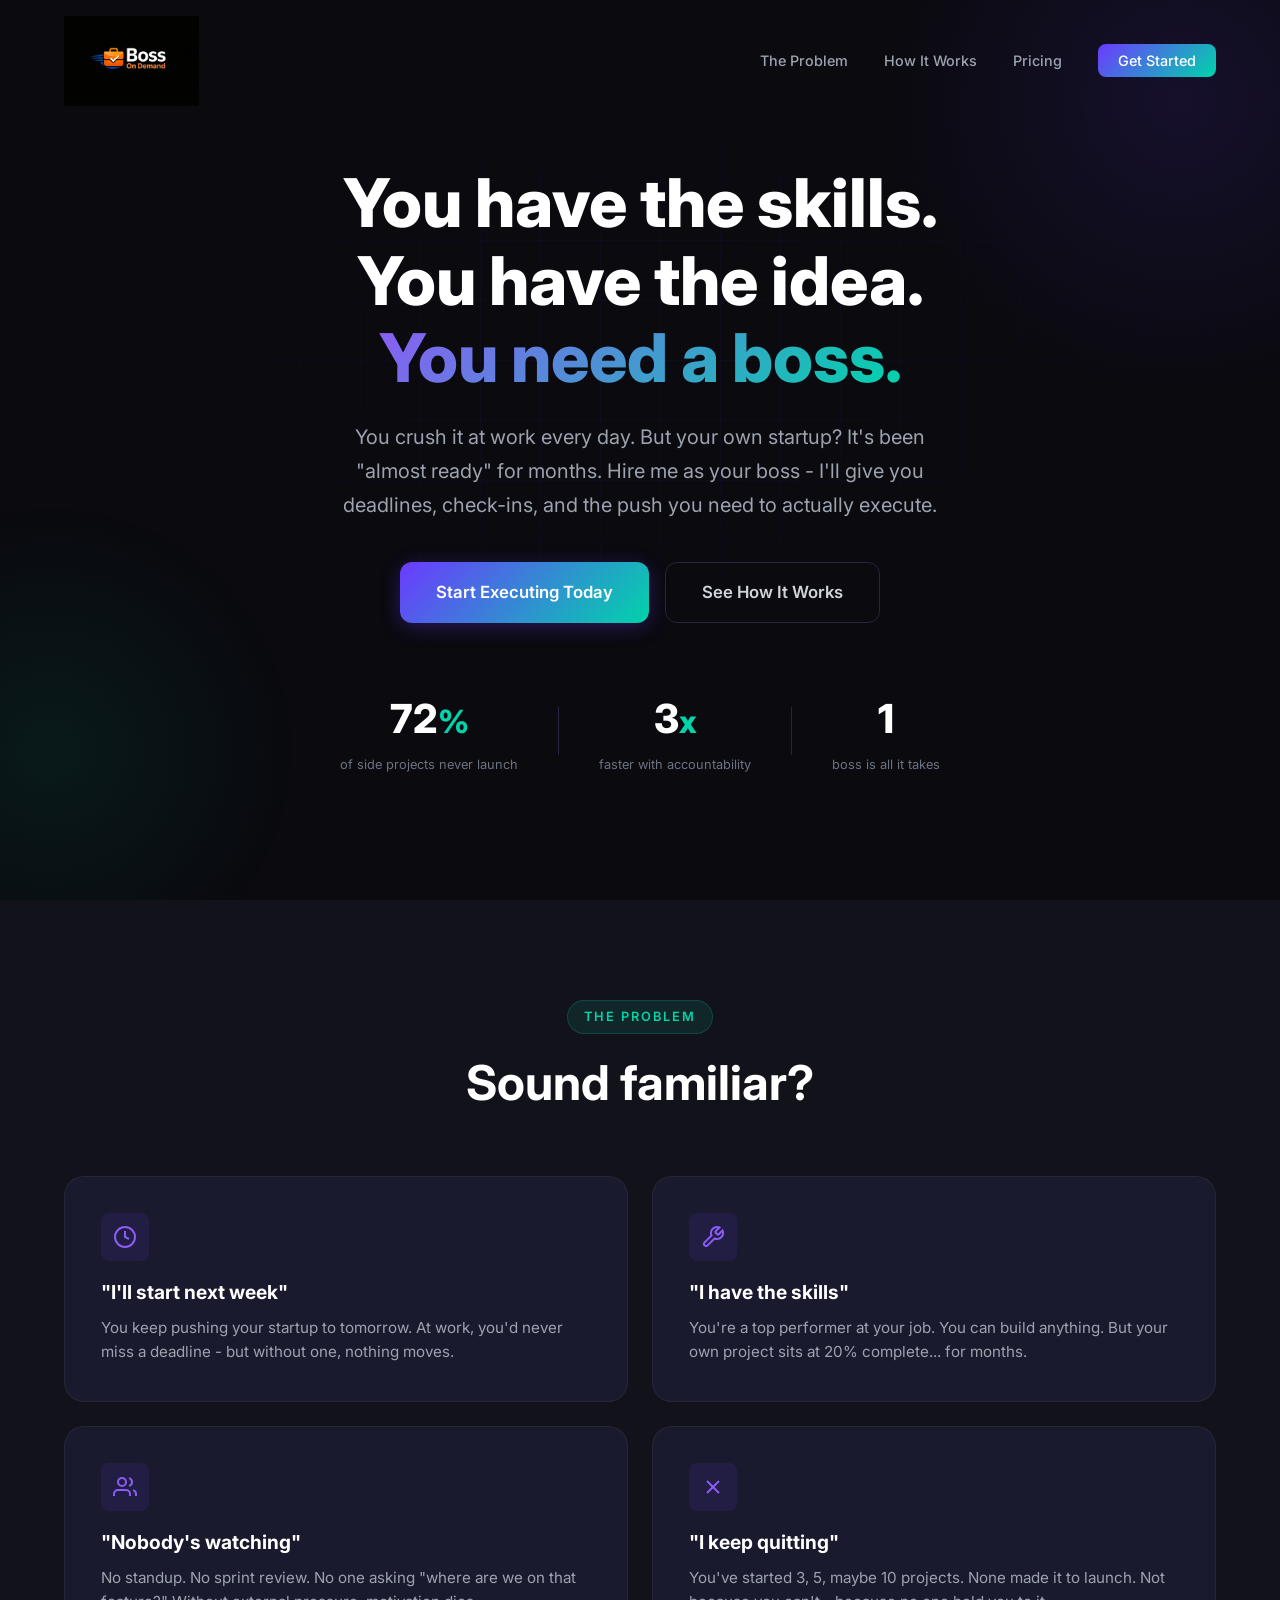
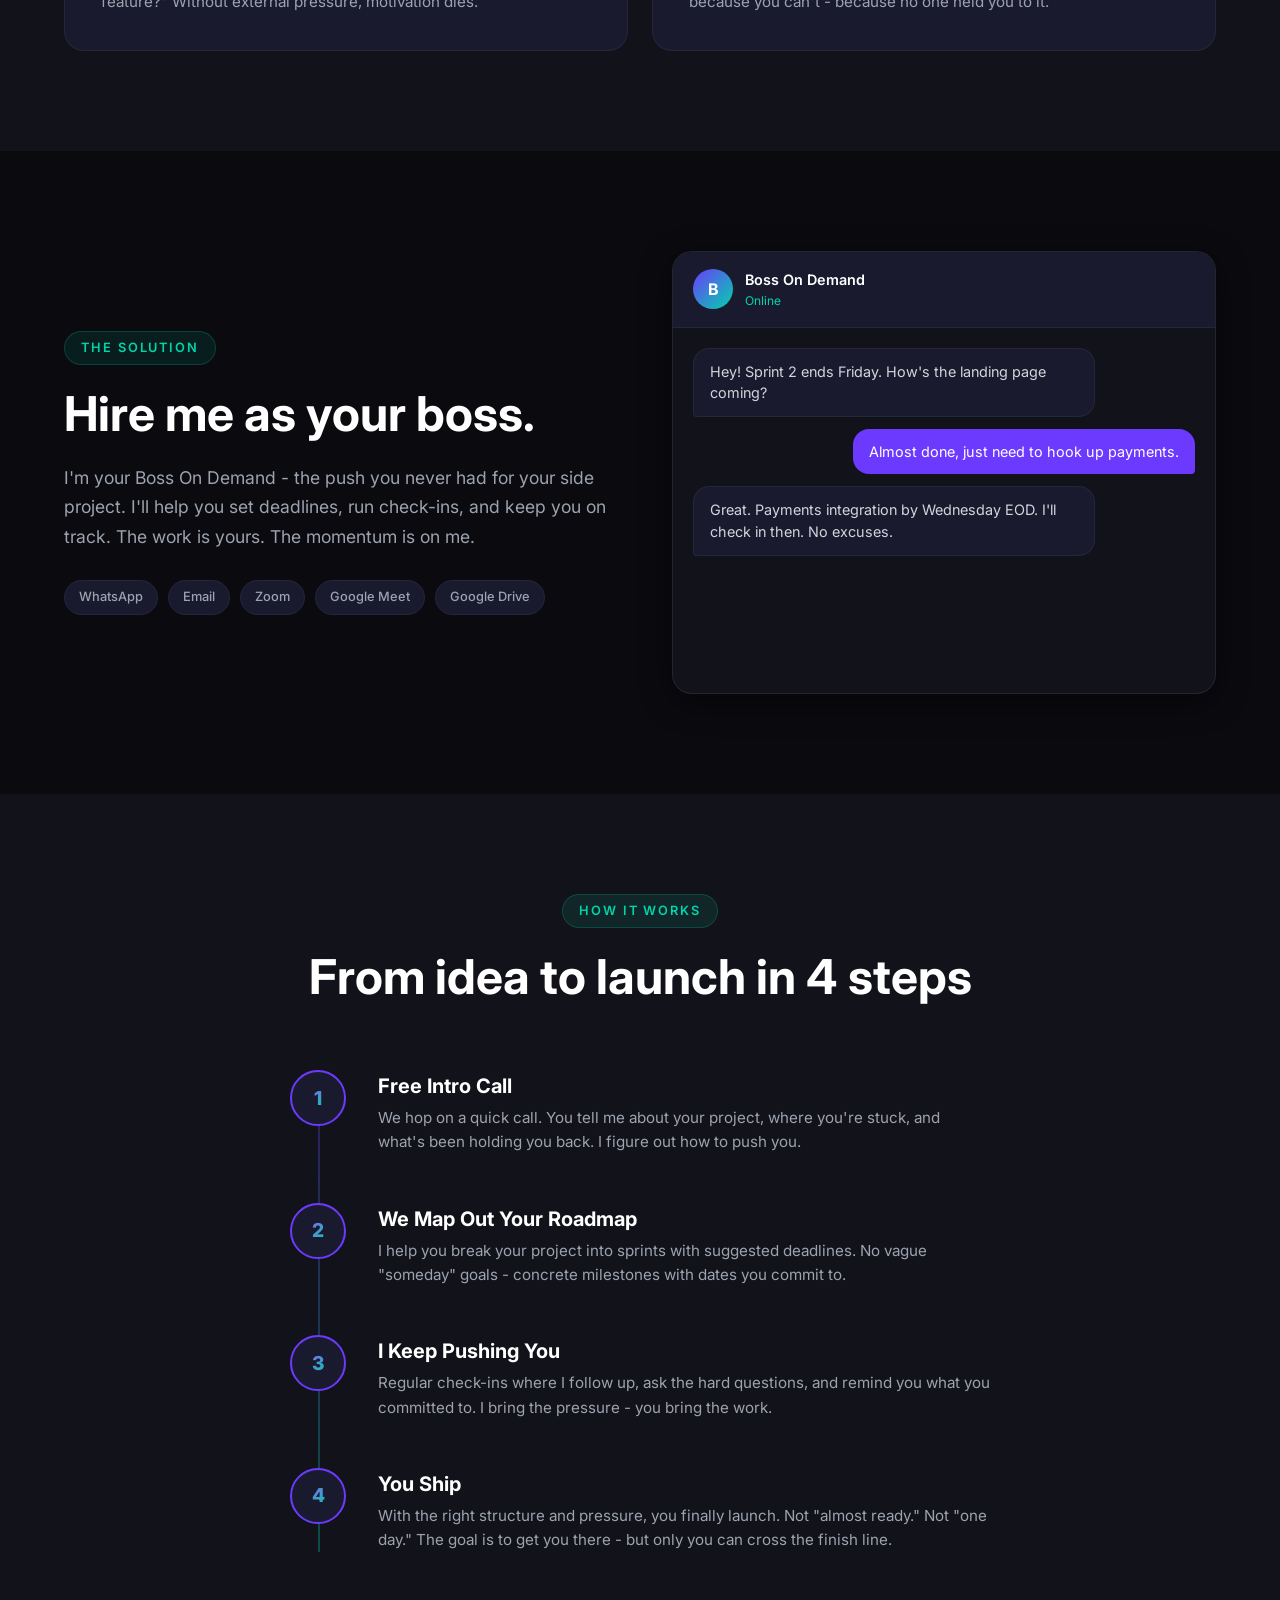
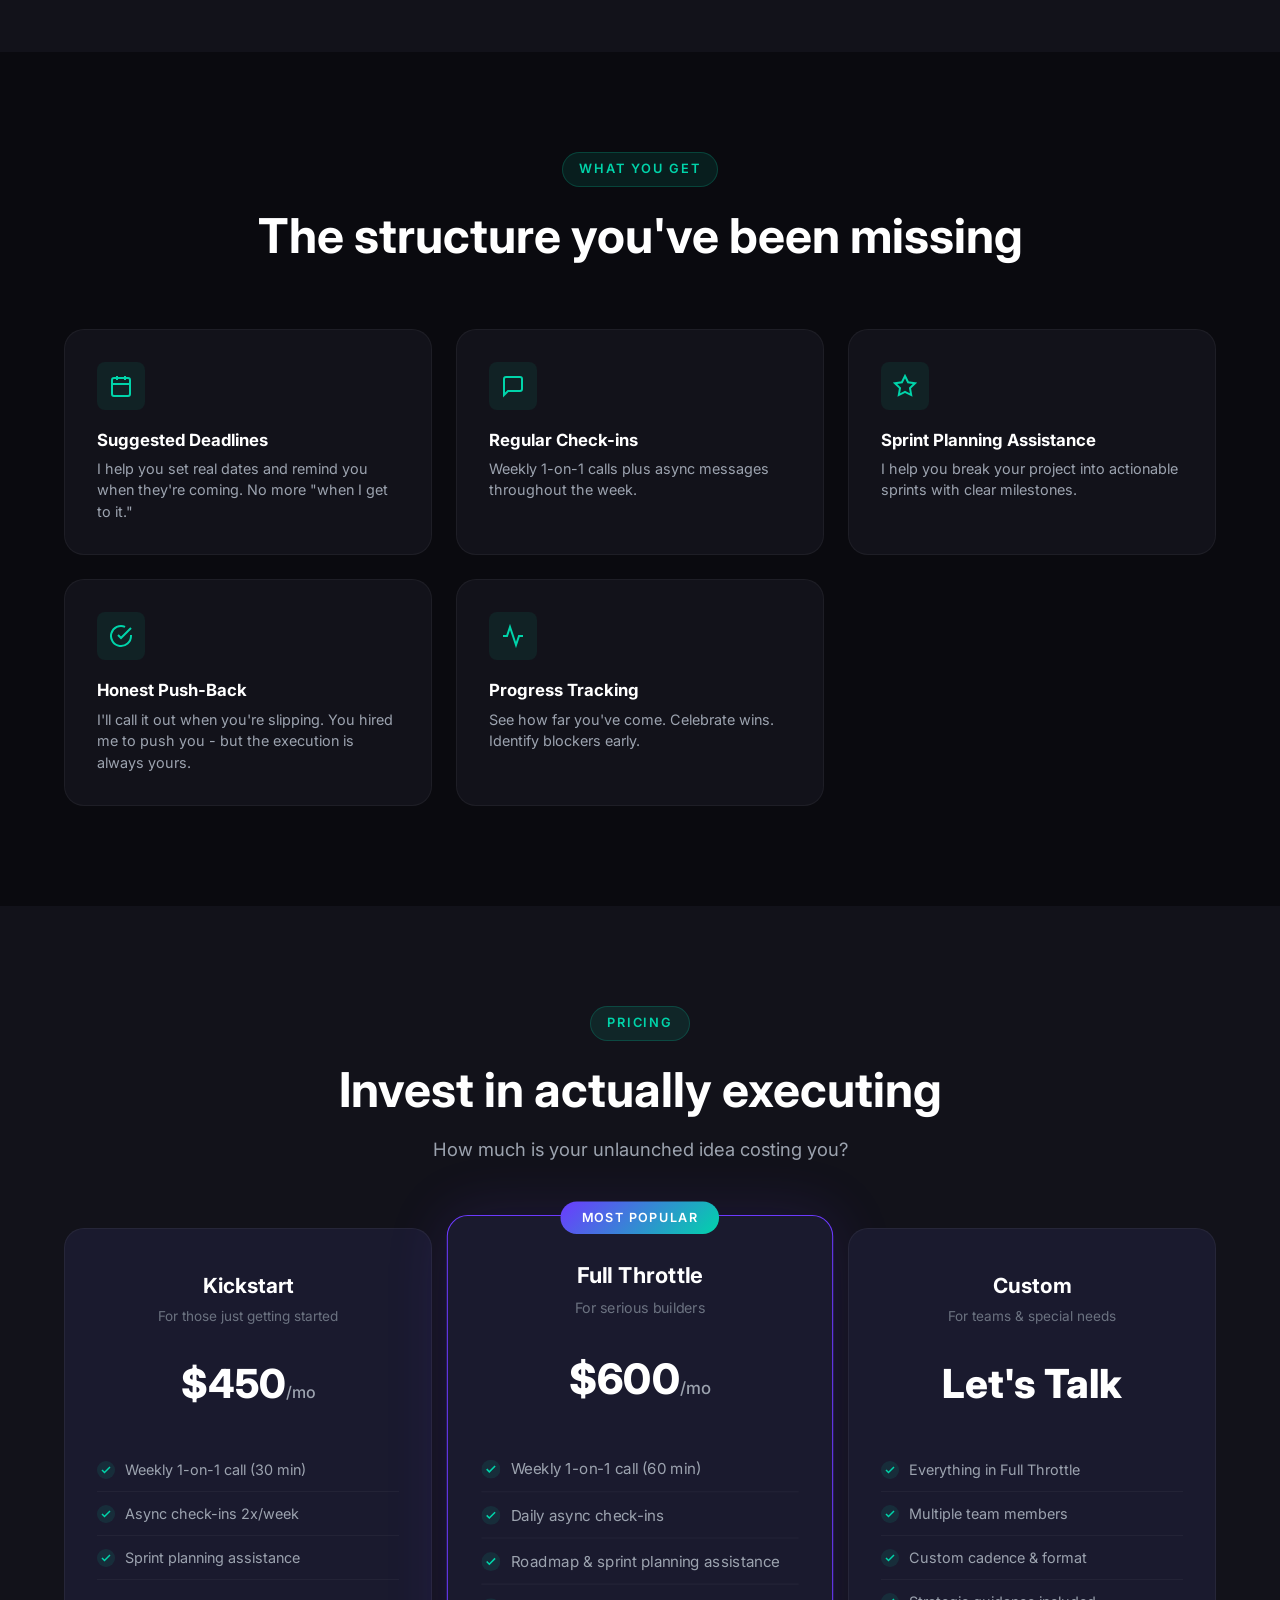
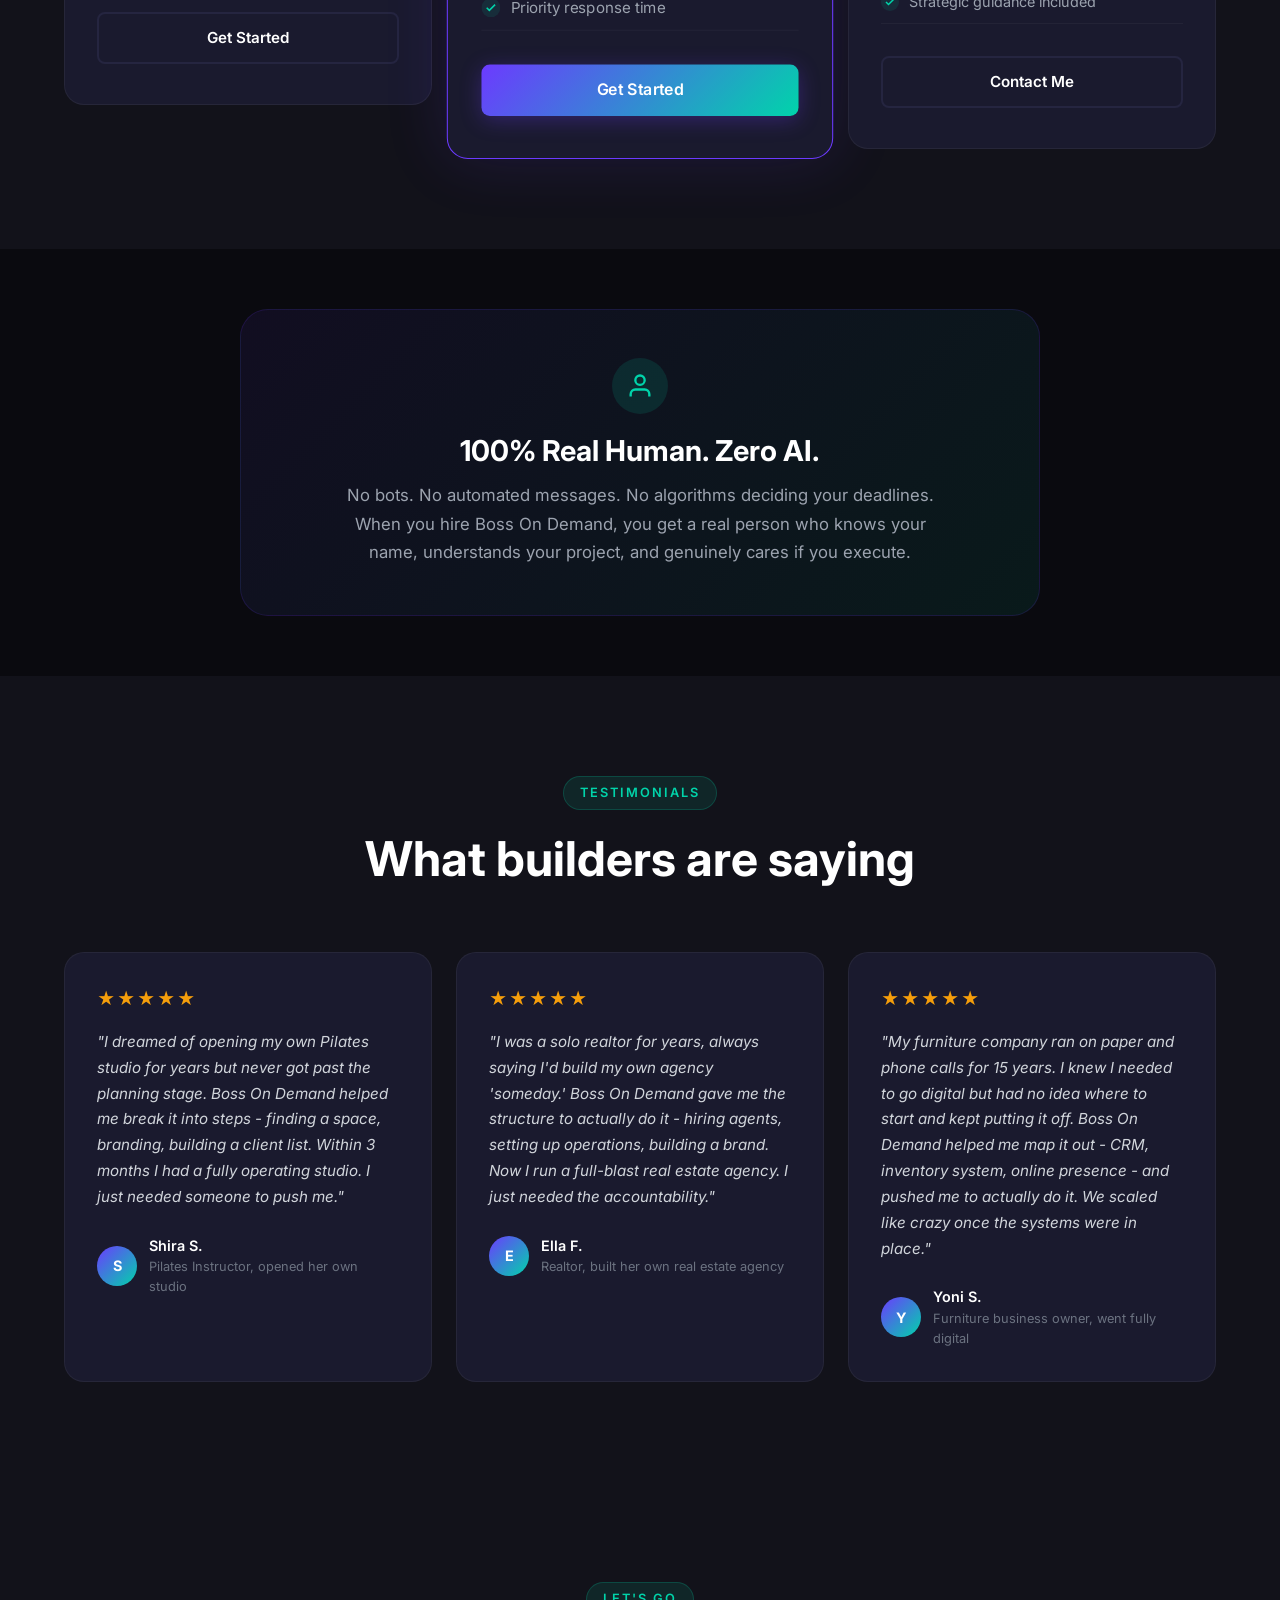
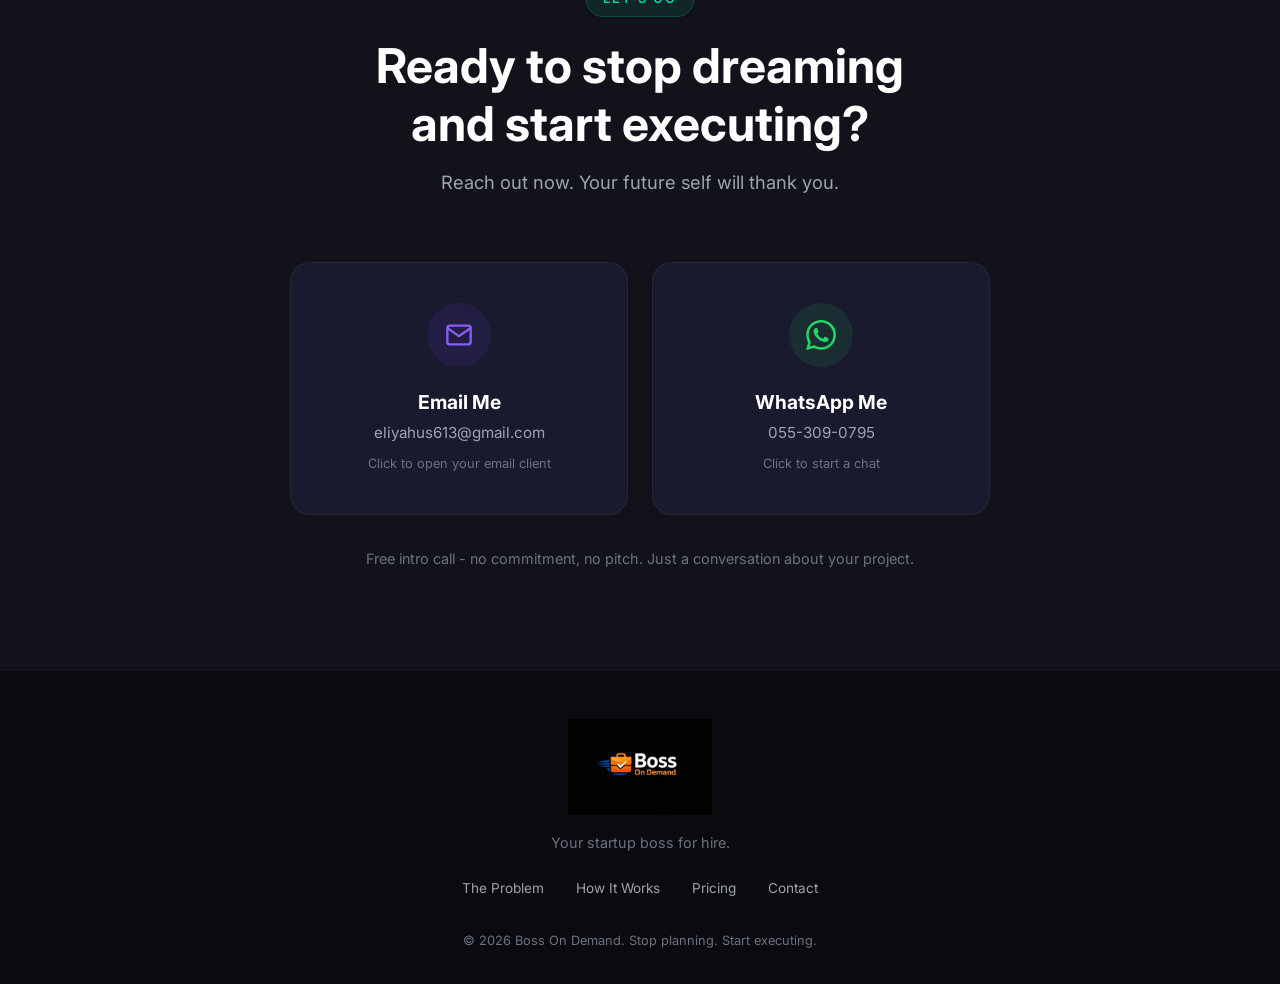
<file: index.html>
<!DOCTYPE html>
<html lang="en">
<head>
    <meta charset="UTF-8">
    <meta name="viewport" content="width=device-width, initial-scale=1.0">
    <title>Boss On Demand - Your Startup Boss for Hire</title>
    <link rel="apple-touch-icon" sizes="180x180" href="apple-touch-icon.png">
    <link rel="icon" type="image/png" sizes="32x32" href="favicon-32x32.png">
    <link rel="icon" type="image/png" sizes="16x16" href="favicon-16x16.png">
    <link rel="icon" type="image/x-icon" href="favicon.ico">
    <link rel="stylesheet" href="styles.css">
    <link rel="preconnect" href="https://fonts.googleapis.com">
    <link rel="preconnect" href="https://fonts.gstatic.com" crossorigin>
    <link href="https://fonts.googleapis.com/css2?family=Inter:wght@300;400;500;600;700;800;900&display=swap" rel="stylesheet">
</head>
<body>
    <!-- Navigation -->
    <nav class="navbar" id="navbar">
        <div class="container nav-container">
            <a href="#" class="logo">
                <img src="logo.jpeg" alt="Boss On Demand" class="logo-img">
            </a>
            <ul class="nav-links">
                <li><a href="#problem">The Problem</a></li>
                <li><a href="#how-it-works">How It Works</a></li>
                <li><a href="#pricing">Pricing</a></li>
                <li><a href="#contact" class="nav-cta">Get Started</a></li>
            </ul>
            <button class="mobile-toggle" id="mobile-toggle" aria-label="Toggle menu">
                <span></span>
                <span></span>
                <span></span>
            </button>
        </div>
    </nav>

    <!-- Hero Section -->
    <header class="hero">
        <div class="hero-bg-grid"></div>
        <div class="container hero-container">
            <h1 class="hero-title">
                You have the skills.<br>
                You have the idea.<br>
                <span class="gradient-text">You need a boss.</span>
            </h1>
            <p class="hero-subtitle">
                You crush it at work every day. But your own startup? It's been "almost ready" for months.
                Hire me as your boss - I'll give you deadlines, check-ins, and the push you need to actually execute.
            </p>
            <div class="hero-cta-group">
                <a href="#contact" class="btn btn-primary btn-lg">Start Executing Today</a>
                <a href="#how-it-works" class="btn btn-ghost btn-lg">See How It Works</a>
            </div>
            <div class="hero-stats">
                <div class="stat">
                    <span class="stat-number" data-target="72">0</span><span class="stat-suffix">%</span>
                    <span class="stat-label">of side projects never launch</span>
                </div>
                <div class="stat-divider"></div>
                <div class="stat">
                    <span class="stat-number" data-target="3">0</span><span class="stat-suffix">x</span>
                    <span class="stat-label">faster with accountability</span>
                </div>
                <div class="stat-divider"></div>
                <div class="stat">
                    <span class="stat-number" data-target="1">0</span><span class="stat-suffix"></span>
                    <span class="stat-label">boss is all it takes</span>
                </div>
            </div>
        </div>
    </header>

    <!-- Problem Section -->
    <section class="section problem-section" id="problem">
        <div class="container">
            <div class="section-header">
                <span class="section-tag">The Problem</span>
                <h2 class="section-title">Sound familiar?</h2>
            </div>
            <div class="problem-grid">
                <div class="problem-card" data-delay="0">
                    <div class="problem-icon">
                        <svg viewBox="0 0 24 24" fill="none" stroke="currentColor" stroke-width="2"><circle cx="12" cy="12" r="10"/><polyline points="12 6 12 12 16 14"/></svg>
                    </div>
                    <h3>"I'll start next week"</h3>
                    <p>You keep pushing your startup to tomorrow. At work, you'd never miss a deadline - but without one, nothing moves.</p>
                </div>
                <div class="problem-card" data-delay="100">
                    <div class="problem-icon">
                        <svg viewBox="0 0 24 24" fill="none" stroke="currentColor" stroke-width="2"><path d="M14.7 6.3a1 1 0 0 0 0 1.4l1.6 1.6a1 1 0 0 0 1.4 0l3.77-3.77a6 6 0 0 1-7.94 7.94l-6.91 6.91a2.12 2.12 0 0 1-3-3l6.91-6.91a6 6 0 0 1 7.94-7.94l-3.76 3.76z"/></svg>
                    </div>
                    <h3>"I have the skills"</h3>
                    <p>You're a top performer at your job. You can build anything. But your own project sits at 20% complete... for months.</p>
                </div>
                <div class="problem-card" data-delay="200">
                    <div class="problem-icon">
                        <svg viewBox="0 0 24 24" fill="none" stroke="currentColor" stroke-width="2"><path d="M17 21v-2a4 4 0 0 0-4-4H5a4 4 0 0 0-4 4v2"/><circle cx="9" cy="7" r="4"/><path d="M23 21v-2a4 4 0 0 0-3-3.87"/><path d="M16 3.13a4 4 0 0 1 0 7.75"/></svg>
                    </div>
                    <h3>"Nobody's watching"</h3>
                    <p>No standup. No sprint review. No one asking "where are we on that feature?" Without external pressure, motivation dies.</p>
                </div>
                <div class="problem-card" data-delay="300">
                    <div class="problem-icon">
                        <svg viewBox="0 0 24 24" fill="none" stroke="currentColor" stroke-width="2"><line x1="18" y1="6" x2="6" y2="18"/><line x1="6" y1="6" x2="18" y2="18"/></svg>
                    </div>
                    <h3>"I keep quitting"</h3>
                    <p>You've started 3, 5, maybe 10 projects. None made it to launch. Not because you can't - because no one held you to it.</p>
                </div>
            </div>
        </div>
    </section>

    <!-- Solution Section -->
    <section class="section solution-section">
        <div class="container">
            <div class="solution-content">
                <div class="solution-text">
                    <span class="section-tag">The Solution</span>
                    <h2 class="section-title">Hire me as your boss.</h2>
                    <p class="solution-description">
                        I'm your Boss On Demand - the push you never had for your side project.
                        I'll help you set deadlines, run check-ins, and keep you on track.
                        The work is yours. The momentum is on me.
                    </p>
                    <div class="platform-tags">
                        <span class="platform-tag">WhatsApp</span>
                        <span class="platform-tag">Email</span>
                        <span class="platform-tag">Zoom</span>
                        <span class="platform-tag">Google Meet</span>
                        <span class="platform-tag">Google Drive</span>
                    </div>
                </div>
                <div class="solution-visual">
                    <div class="chat-mockup">
                        <div class="chat-header">
                            <div class="chat-avatar">B</div>
                            <div>
                                <div class="chat-name">Boss On Demand</div>
                                <div class="chat-status">Online</div>
                            </div>
                        </div>
                        <div class="chat-messages">
                            <div class="chat-msg boss">Hey! Sprint 2 ends Friday. How's the landing page coming?</div>
                            <div class="chat-msg user">Almost done, just need to hook up payments.</div>
                            <div class="chat-msg boss">Great. Payments integration by Wednesday EOD. I'll check in then. No excuses.</div>
                            <div class="chat-msg user">Deal.</div>
                            <div class="chat-msg boss">That's what I like to hear. Execute.</div>
                        </div>
                    </div>
                </div>
            </div>
        </div>
    </section>

    <!-- How It Works Section -->
    <section class="section flow-section" id="how-it-works">
        <div class="container">
            <div class="section-header">
                <span class="section-tag">How It Works</span>
                <h2 class="section-title">From idea to launch in 4 steps</h2>
            </div>
            <div class="flow-timeline">
                <div class="flow-line"></div>
                <div class="flow-step" data-step="1">
                    <div class="flow-step-marker">
                        <span>1</span>
                    </div>
                    <div class="flow-step-content">
                        <h3>Free Intro Call</h3>
                        <p>We hop on a quick call. You tell me about your project, where you're stuck, and what's been holding you back. I figure out how to push you.</p>
                    </div>
                </div>
                <div class="flow-step" data-step="2">
                    <div class="flow-step-marker">
                        <span>2</span>
                    </div>
                    <div class="flow-step-content">
                        <h3>We Map Out Your Roadmap</h3>
                        <p>I help you break your project into sprints with suggested deadlines. No vague "someday" goals - concrete milestones with dates you commit to.</p>
                    </div>
                </div>
                <div class="flow-step" data-step="3">
                    <div class="flow-step-marker">
                        <span>3</span>
                    </div>
                    <div class="flow-step-content">
                        <h3>I Keep Pushing You</h3>
                        <p>Regular check-ins where I follow up, ask the hard questions, and remind you what you committed to. I bring the pressure - you bring the work.</p>
                    </div>
                </div>
                <div class="flow-step" data-step="4">
                    <div class="flow-step-marker">
                        <span>4</span>
                    </div>
                    <div class="flow-step-content">
                        <h3>You Ship</h3>
                        <p>With the right structure and pressure, you finally launch. Not "almost ready." Not "one day." The goal is to get you there - but only you can cross the finish line.</p>
                    </div>
                </div>
            </div>
        </div>
    </section>

    <!-- What You Get Section -->
    <section class="section features-section">
        <div class="container">
            <div class="section-header">
                <span class="section-tag">What You Get</span>
                <h2 class="section-title">The structure you've been missing</h2>
            </div>
            <div class="features-grid">
                <div class="feature-card">
                    <div class="feature-icon-wrap">
                        <svg viewBox="0 0 24 24" fill="none" stroke="currentColor" stroke-width="2"><rect x="3" y="4" width="18" height="18" rx="2" ry="2"/><line x1="16" y1="2" x2="16" y2="6"/><line x1="8" y1="2" x2="8" y2="6"/><line x1="3" y1="10" x2="21" y2="10"/></svg>
                    </div>
                    <h4>Suggested Deadlines</h4>
                    <p>I help you set real dates and remind you when they're coming. No more "when I get to it."</p>
                </div>
                <div class="feature-card">
                    <div class="feature-icon-wrap">
                        <svg viewBox="0 0 24 24" fill="none" stroke="currentColor" stroke-width="2"><path d="M21 15a2 2 0 0 1-2 2H7l-4 4V5a2 2 0 0 1 2-2h14a2 2 0 0 1 2 2z"/></svg>
                    </div>
                    <h4>Regular Check-ins</h4>
                    <p>Weekly 1-on-1 calls plus async messages throughout the week.</p>
                </div>
                <div class="feature-card">
                    <div class="feature-icon-wrap">
                        <svg viewBox="0 0 24 24" fill="none" stroke="currentColor" stroke-width="2"><polygon points="12 2 15.09 8.26 22 9.27 17 14.14 18.18 21.02 12 17.77 5.82 21.02 7 14.14 2 9.27 8.91 8.26 12 2"/></svg>
                    </div>
                    <h4>Sprint Planning Assistance</h4>
                    <p>I help you break your project into actionable sprints with clear milestones.</p>
                </div>
                <div class="feature-card">
                    <div class="feature-icon-wrap">
                        <svg viewBox="0 0 24 24" fill="none" stroke="currentColor" stroke-width="2"><path d="M22 11.08V12a10 10 0 1 1-5.93-9.14"/><polyline points="22 4 12 14.01 9 11.01"/></svg>
                    </div>
                    <h4>Honest Push-Back</h4>
                    <p>I'll call it out when you're slipping. You hired me to push you - but the execution is always yours.</p>
                </div>
                <div class="feature-card">
                    <div class="feature-icon-wrap">
                        <svg viewBox="0 0 24 24" fill="none" stroke="currentColor" stroke-width="2"><polyline points="22 12 18 12 15 21 9 3 6 12 2 12"/></svg>
                    </div>
                    <h4>Progress Tracking</h4>
                    <p>See how far you've come. Celebrate wins. Identify blockers early.</p>
                </div>
            </div>
        </div>
    </section>

    <!-- Pricing Section -->
    <section class="section pricing-section" id="pricing">
        <div class="container">
            <div class="section-header">
                <span class="section-tag">Pricing</span>
                <h2 class="section-title">Invest in actually executing</h2>
                <p class="section-subtitle">How much is your unlaunched idea costing you?</p>
            </div>
            <div class="pricing-grid">
                <div class="pricing-card">
                    <div class="pricing-name">Kickstart</div>
                    <div class="pricing-desc">For those just getting started</div>
                    <div class="pricing-price">$450<span class="pricing-period">/mo</span></div>
                    <ul class="pricing-features">
                        <li>Weekly 1-on-1 call (30 min)</li>
                        <li>Async check-ins 2x/week</li>
                        <li>Sprint planning assistance</li>
                    </ul>
                    <a href="#contact" class="btn btn-outline btn-block">Get Started</a>
                </div>
                <div class="pricing-card featured">
                    <div class="pricing-badge">Most Popular</div>
                    <div class="pricing-name">Full Throttle</div>
                    <div class="pricing-desc">For serious builders</div>
                    <div class="pricing-price">$600<span class="pricing-period">/mo</span></div>
                    <ul class="pricing-features">
                        <li>Weekly 1-on-1 call (60 min)</li>
                        <li>Daily async check-ins</li>
                        <li>Roadmap &amp; sprint planning assistance</li>
                        <li>Priority response time</li>
                    </ul>
                    <a href="#contact" class="btn btn-primary btn-block">Get Started</a>
                </div>
                <div class="pricing-card">
                    <div class="pricing-name">Custom</div>
                    <div class="pricing-desc">For teams &amp; special needs</div>
                    <div class="pricing-price">Let's Talk</div>
                    <ul class="pricing-features">
                        <li>Everything in Full Throttle</li>
                        <li>Multiple team members</li>
                        <li>Custom cadence &amp; format</li>
                        <li>Strategic guidance included</li>
                    </ul>
                    <a href="#contact" class="btn btn-outline btn-block">Contact Me</a>
                </div>
            </div>
        </div>
    </section>

    <!-- Real Human Section -->
    <section class="section human-section">
        <div class="container">
            <div class="human-banner">
                <div class="human-icon">
                    <svg viewBox="0 0 24 24" fill="none" stroke="currentColor" stroke-width="2"><path d="M20 21v-2a4 4 0 0 0-4-4H8a4 4 0 0 0-4 4v2"/><circle cx="12" cy="7" r="4"/></svg>
                </div>
                <h2>100% Real Human. Zero AI.</h2>
                <p>No bots. No automated messages. No algorithms deciding your deadlines. When you hire Boss On Demand, you get a real person who knows your name, understands your project, and genuinely cares if you execute.</p>
            </div>
        </div>
    </section>

    <!-- Testimonials Section -->
    <section class="section testimonials-section" id="testimonials">
        <div class="container">
            <div class="section-header">
                <span class="section-tag">Testimonials</span>
                <h2 class="section-title">What builders are saying</h2>
            </div>
            <div class="testimonials-grid">
                <div class="testimonial-card">
                    <div class="testimonial-stars">&#9733;&#9733;&#9733;&#9733;&#9733;</div>
                    <p class="testimonial-text">"I dreamed of opening my own Pilates studio for years but never got past the planning stage. Boss On Demand helped me break it into steps - finding a space, branding, building a client list. Within 3 months I had a fully operating studio. I just needed someone to push me."</p>
                    <div class="testimonial-author">
                        <div class="testimonial-avatar">S</div>
                        <div>
                            <div class="testimonial-name">Shira S.</div>
                            <div class="testimonial-role">Pilates Instructor, opened her own studio</div>
                        </div>
                    </div>
                </div>
                <div class="testimonial-card">
                    <div class="testimonial-stars">&#9733;&#9733;&#9733;&#9733;&#9733;</div>
                    <p class="testimonial-text">"I was a solo realtor for years, always saying I'd build my own agency 'someday.' Boss On Demand gave me the structure to actually do it - hiring agents, setting up operations, building a brand. Now I run a full-blast real estate agency. I just needed the accountability."</p>
                    <div class="testimonial-author">
                        <div class="testimonial-avatar">E</div>
                        <div>
                            <div class="testimonial-name">Ella F.</div>
                            <div class="testimonial-role">Realtor, built her own real estate agency</div>
                        </div>
                    </div>
                </div>
                <div class="testimonial-card">
                    <div class="testimonial-stars">&#9733;&#9733;&#9733;&#9733;&#9733;</div>
                    <p class="testimonial-text">"My furniture company ran on paper and phone calls for 15 years. I knew I needed to go digital but had no idea where to start and kept putting it off. Boss On Demand helped me map it out - CRM, inventory system, online presence - and pushed me to actually do it. We scaled like crazy once the systems were in place."</p>
                    <div class="testimonial-author">
                        <div class="testimonial-avatar">Y</div>
                        <div>
                            <div class="testimonial-name">Yoni S.</div>
                            <div class="testimonial-role">Furniture business owner, went fully digital</div>
                        </div>
                    </div>
                </div>
            </div>
        </div>
    </section>

    <!-- Contact / CTA Section -->
    <section class="section contact-section" id="contact">
        <div class="container">
            <div class="section-header">
                <span class="section-tag">Let's Go</span>
                <h2 class="section-title">Ready to stop dreaming<br>and start executing?</h2>
                <p class="section-subtitle">Reach out now. Your future self will thank you.</p>
            </div>
            <div class="contact-cards">
                <a href="mailto:eliyahus613@gmail.com" class="contact-card email-card">
                    <div class="contact-icon">
                        <svg viewBox="0 0 24 24" fill="none" stroke="currentColor" stroke-width="2"><path d="M4 4h16c1.1 0 2 .9 2 2v12c0 1.1-.9 2-2 2H4c-1.1 0-2-.9-2-2V6c0-1.1.9-2 2-2z"/><polyline points="22,6 12,13 2,6"/></svg>
                    </div>
                    <div class="contact-label">Email Me</div>
                    <div class="contact-value">eliyahus613@gmail.com</div>
                    <div class="contact-hint">Click to open your email client</div>
                </a>
                <a href="https://wa.me/9720553090795" target="_blank" rel="noopener" class="contact-card whatsapp-card">
                    <div class="contact-icon">
                        <svg viewBox="0 0 24 24" fill="currentColor"><path d="M17.472 14.382c-.297-.149-1.758-.867-2.03-.967-.273-.099-.471-.148-.67.15-.197.297-.767.966-.94 1.164-.173.199-.347.223-.644.075-.297-.15-1.255-.463-2.39-1.475-.883-.788-1.48-1.761-1.653-2.059-.173-.297-.018-.458.13-.606.134-.133.298-.347.446-.52.149-.174.198-.298.298-.497.099-.198.05-.371-.025-.52-.075-.149-.669-1.612-.916-2.207-.242-.579-.487-.5-.669-.51-.173-.008-.371-.01-.57-.01-.198 0-.52.074-.792.372-.272.297-1.04 1.016-1.04 2.479 0 1.462 1.065 2.875 1.213 3.074.149.198 2.096 3.2 5.077 4.487.709.306 1.262.489 1.694.625.712.227 1.36.195 1.871.118.571-.085 1.758-.719 2.006-1.413.248-.694.248-1.289.173-1.413-.074-.124-.272-.198-.57-.347m-5.421 7.403h-.004a9.87 9.87 0 01-5.031-1.378l-.361-.214-3.741.982.998-3.648-.235-.374a9.86 9.86 0 01-1.51-5.26c.001-5.45 4.436-9.884 9.888-9.884 2.64 0 5.122 1.03 6.988 2.898a9.825 9.825 0 012.893 6.994c-.003 5.45-4.437 9.884-9.885 9.884m8.413-18.297A11.815 11.815 0 0012.05 0C5.495 0 .16 5.335.157 11.892c0 2.096.547 4.142 1.588 5.945L.057 24l6.305-1.654a11.882 11.882 0 005.683 1.448h.005c6.554 0 11.89-5.335 11.893-11.893a11.821 11.821 0 00-3.48-8.413z"/></svg>
                    </div>
                    <div class="contact-label">WhatsApp Me</div>
                    <div class="contact-value">055-309-0795</div>
                    <div class="contact-hint">Click to start a chat</div>
                </a>
            </div>
            <p class="contact-note">Free intro call - no commitment, no pitch. Just a conversation about your project.</p>
        </div>
    </section>

    <!-- Footer -->
    <footer class="footer">
        <div class="container footer-container">
            <div class="footer-brand">
                <a href="#" class="logo">
                    <img src="logo.jpeg" alt="Boss On Demand" class="logo-img">
                </a>
                <p>Your startup boss for hire.</p>
            </div>
            <div class="footer-links">
                <a href="#problem">The Problem</a>
                <a href="#how-it-works">How It Works</a>
                <a href="#pricing">Pricing</a>
                <a href="#contact">Contact</a>
            </div>
            <div class="footer-bottom">
                <p>&copy; 2026 Boss On Demand. Stop planning. Start executing.</p>
            </div>
        </div>
    </footer>

    <script src="script.js"></script>
</body>
</html>
</file>
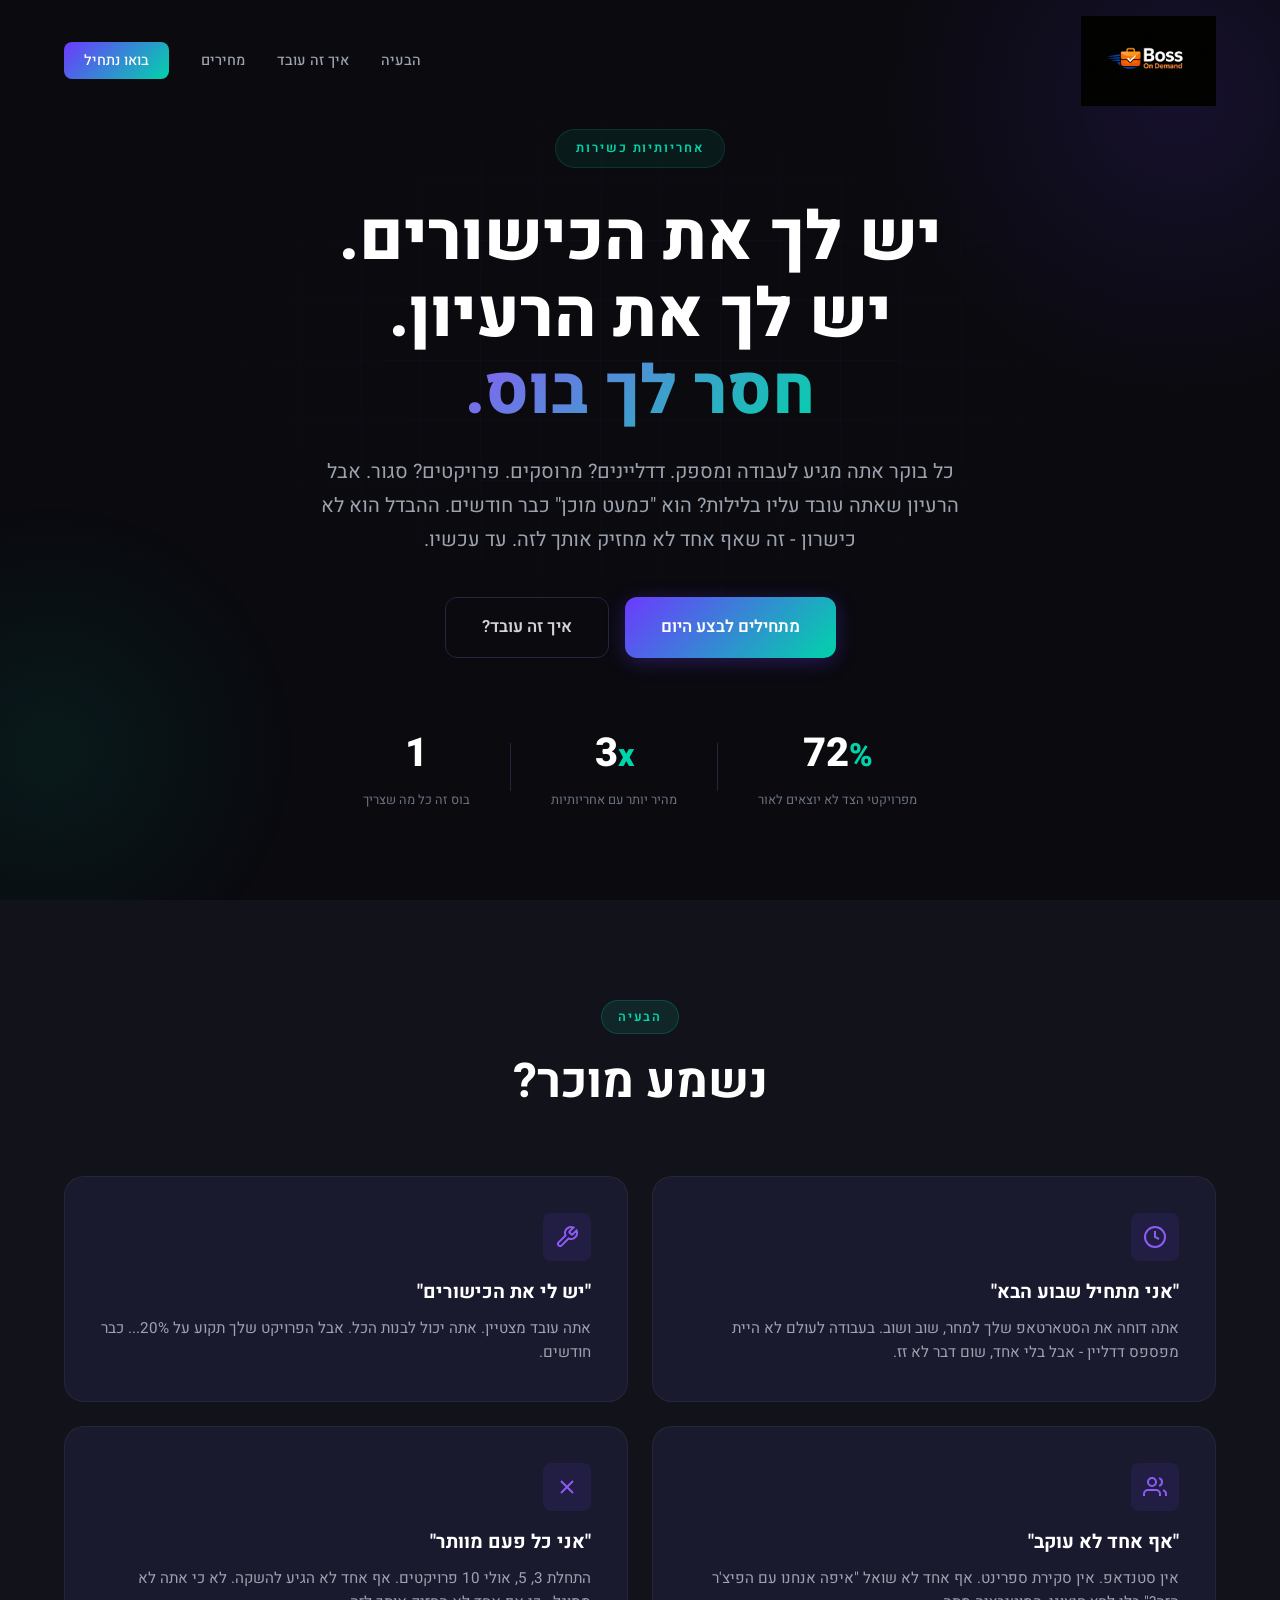
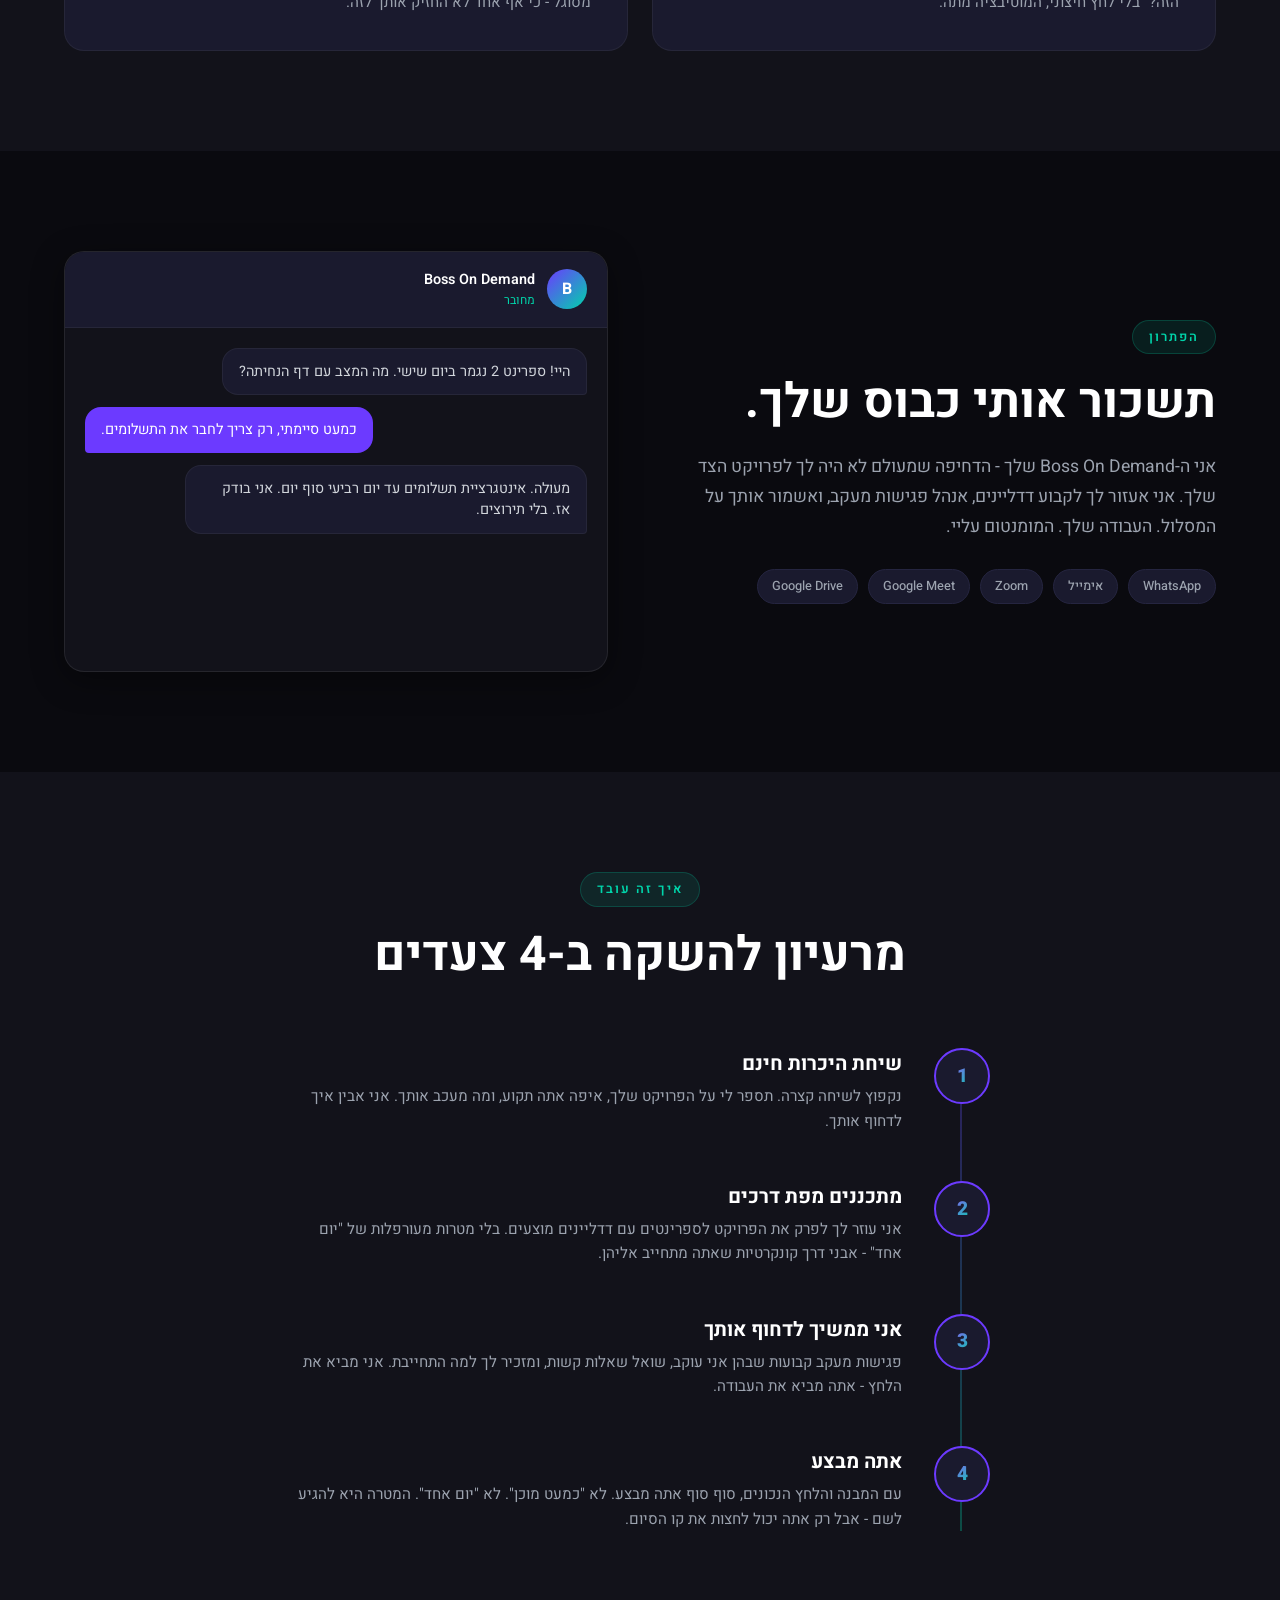
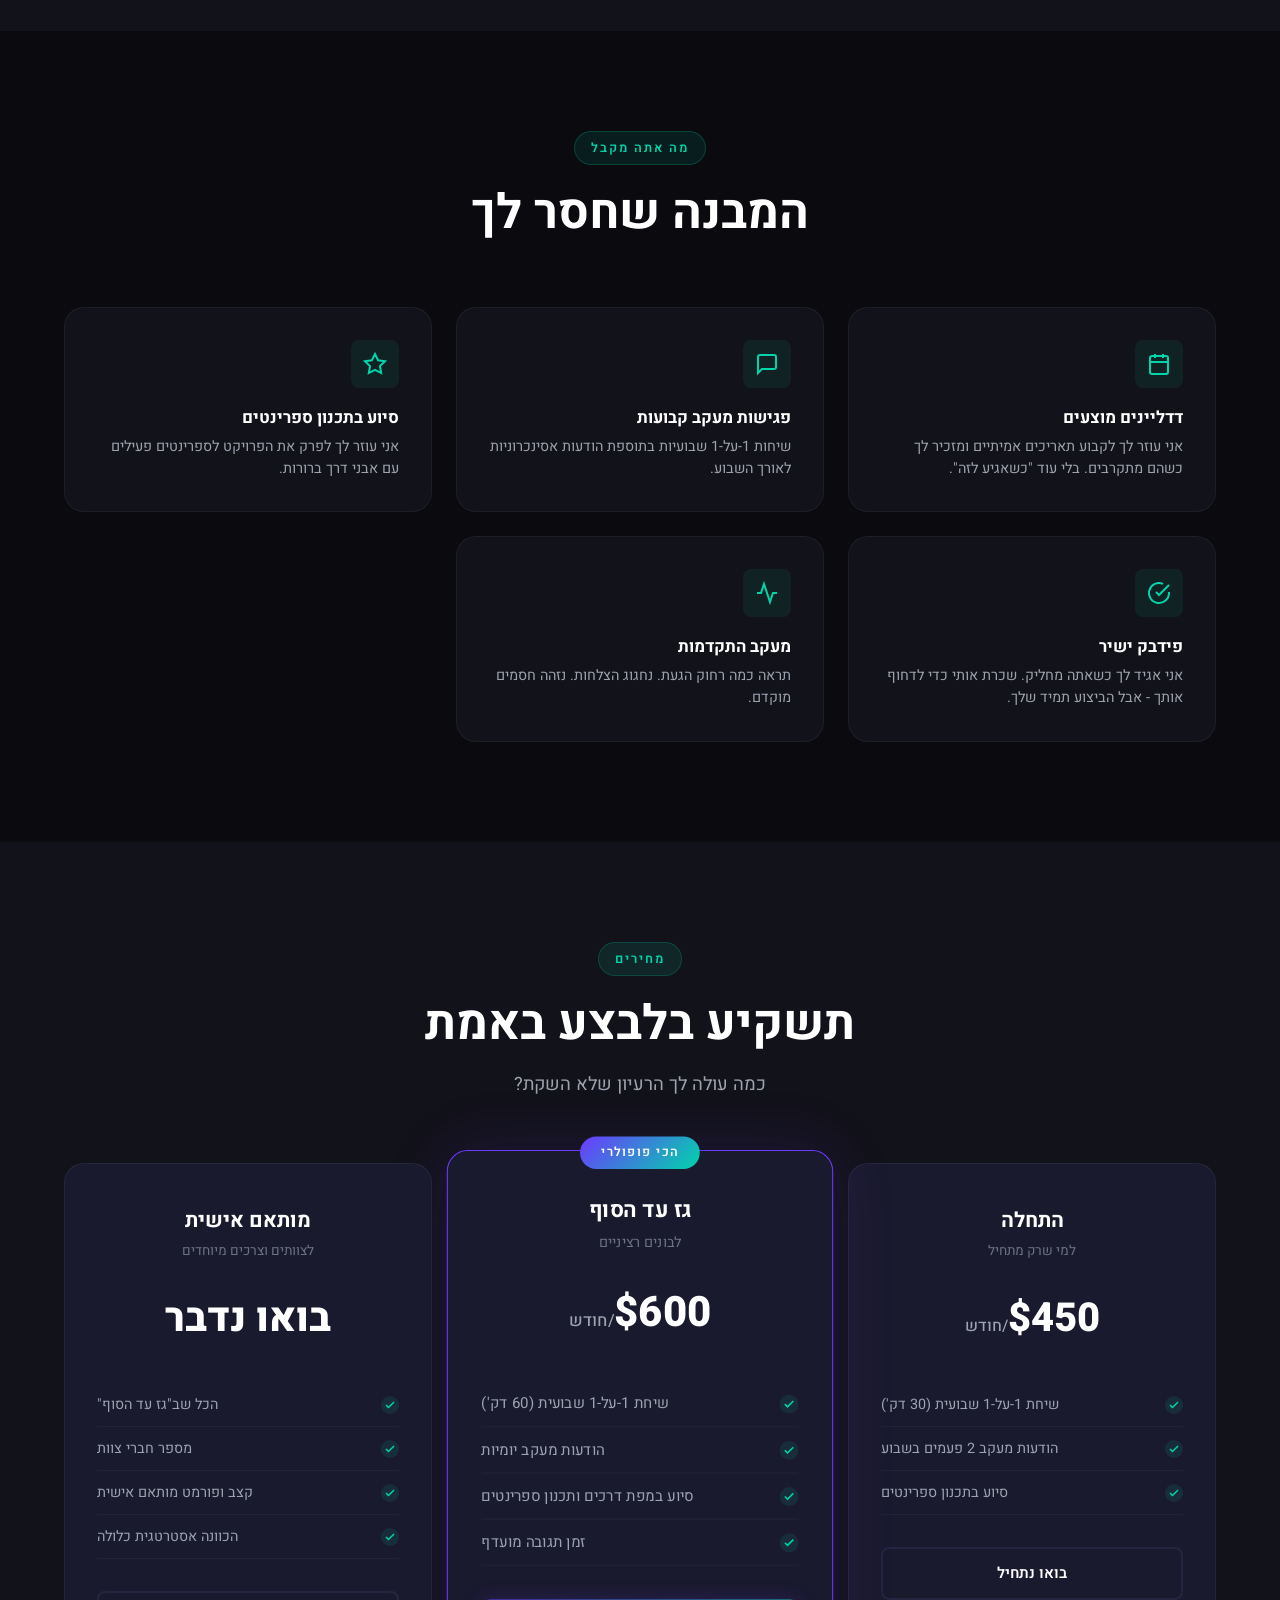
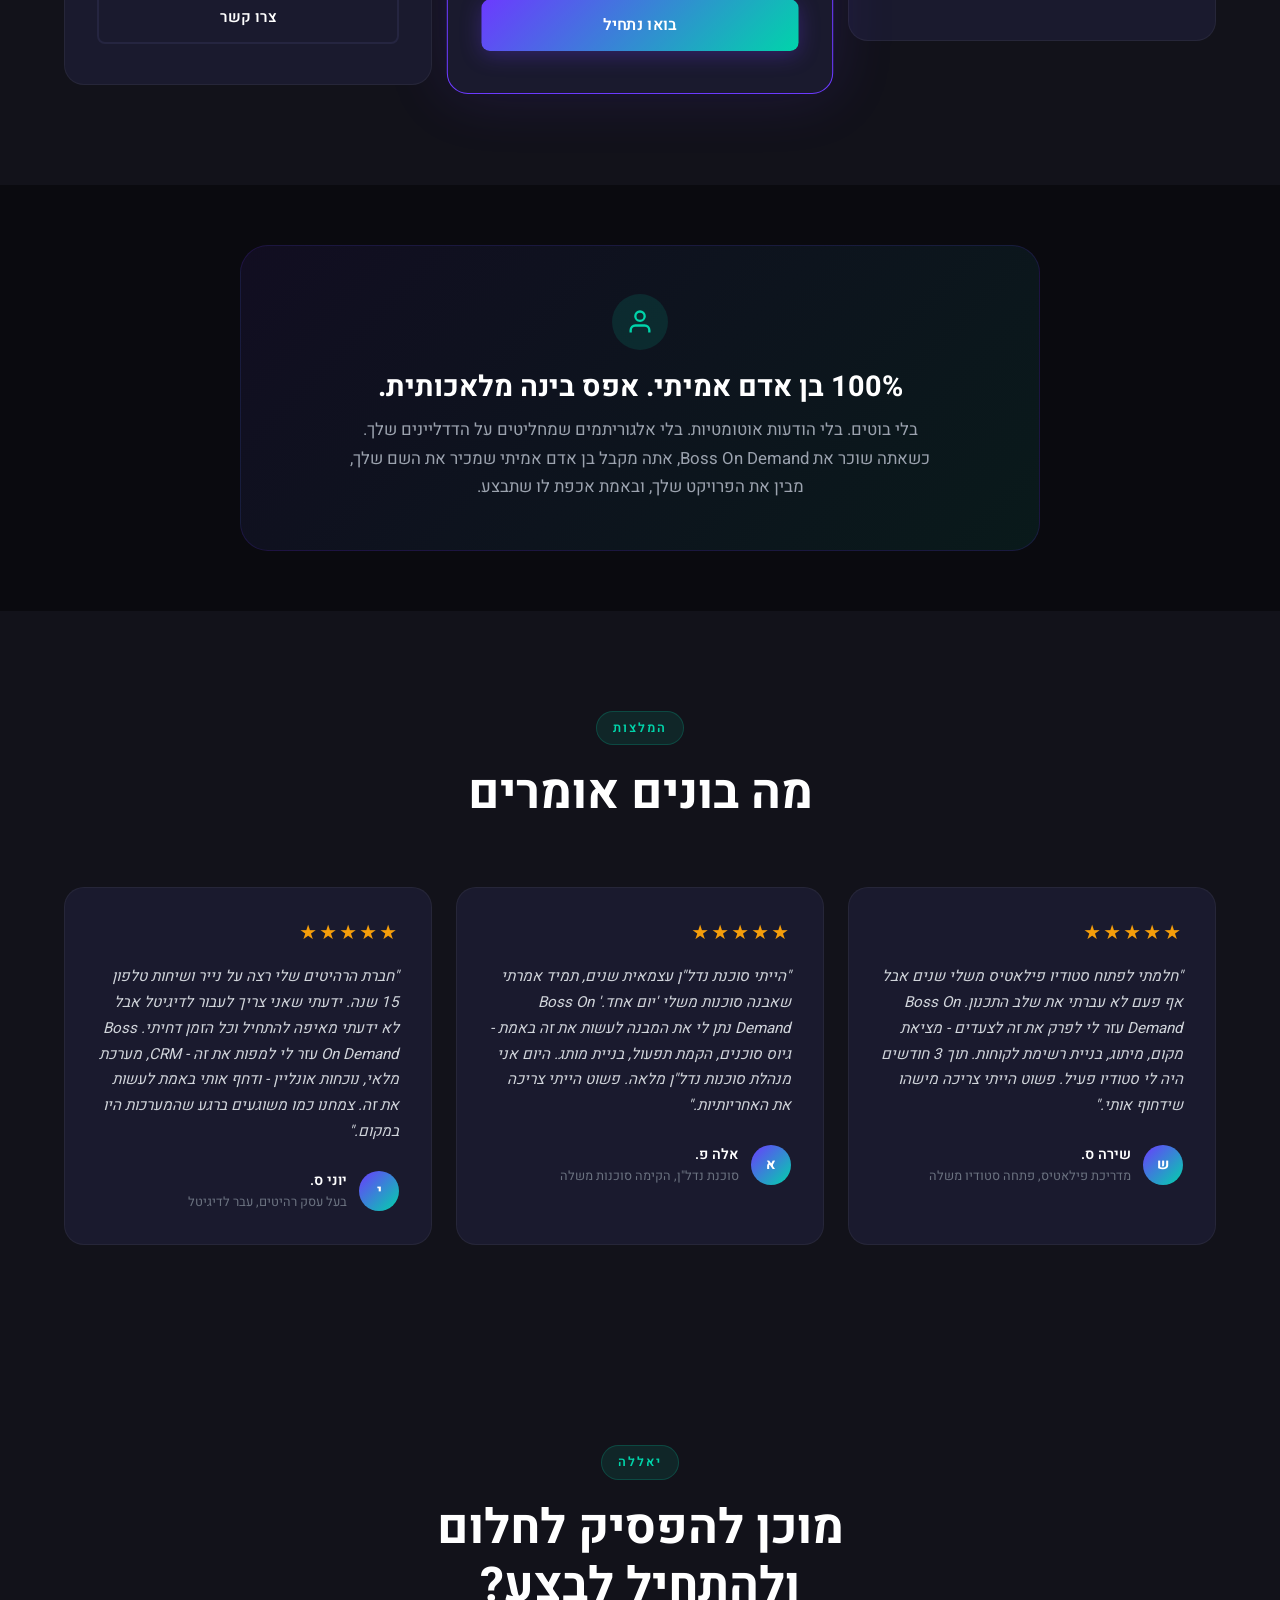
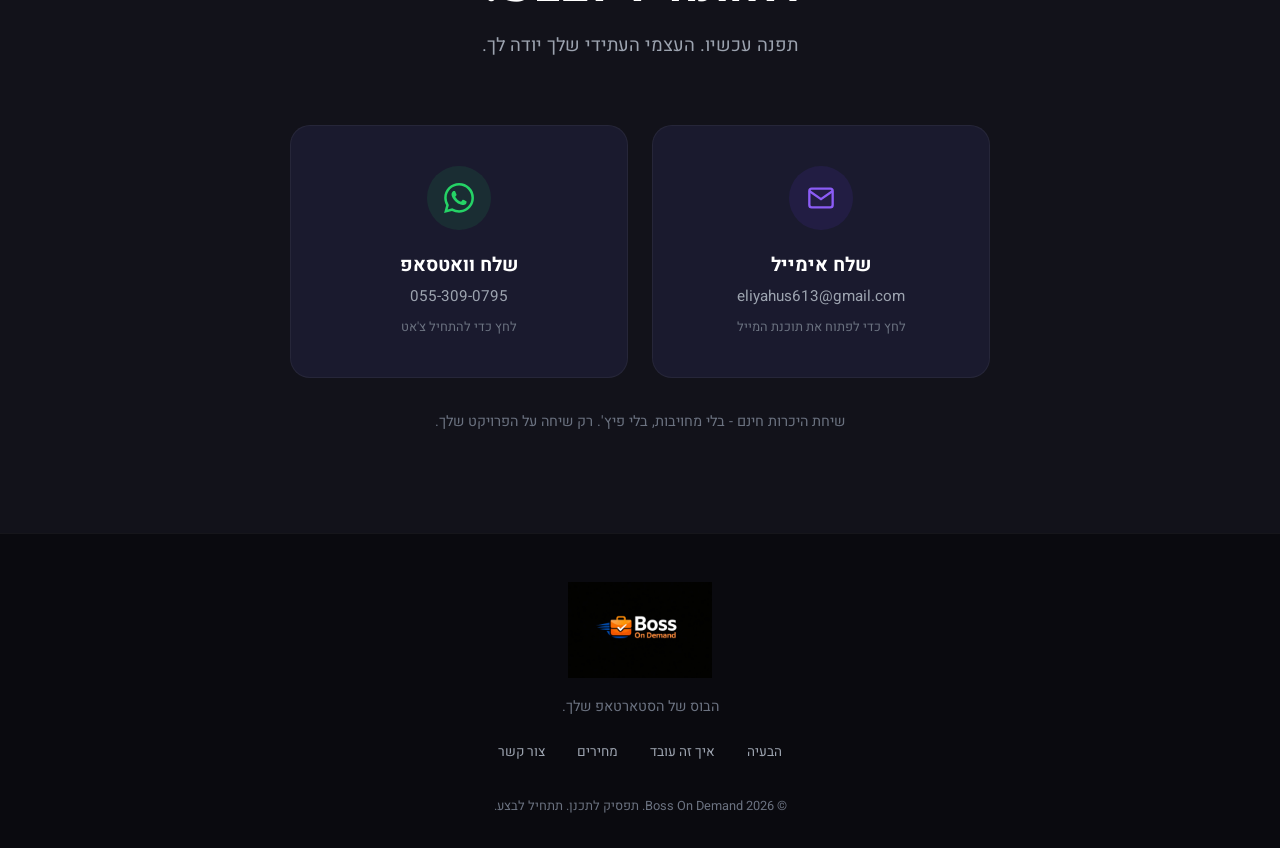
<file: index-he.html>
<!DOCTYPE html>
<html lang="he" dir="rtl">
<head>
    <meta charset="UTF-8">
    <meta name="viewport" content="width=device-width, initial-scale=1.0">
    <title>Boss On Demand - הבוס של הסטארטאפ שלך</title>
    <link rel="apple-touch-icon" sizes="180x180" href="apple-touch-icon.png">
    <link rel="icon" type="image/png" sizes="32x32" href="favicon-32x32.png">
    <link rel="icon" type="image/png" sizes="16x16" href="favicon-16x16.png">
    <link rel="icon" type="image/x-icon" href="favicon.ico">
    <link rel="stylesheet" href="styles.css">
    <link rel="stylesheet" href="styles-he.css">
    <link rel="preconnect" href="https://fonts.googleapis.com">
    <link rel="preconnect" href="https://fonts.gstatic.com" crossorigin>
    <link href="https://fonts.googleapis.com/css2?family=Inter:wght@300;400;500;600;700;800;900&display=swap" rel="stylesheet">
    <link href="https://fonts.googleapis.com/css2?family=Heebo:wght@300;400;500;600;700;800;900&display=swap" rel="stylesheet">
</head>
<body>
    <!-- Navigation -->
    <nav class="navbar" id="navbar">
        <div class="container nav-container">
            <a href="#" class="logo">
                <img src="logo.jpeg" alt="Boss On Demand" class="logo-img">
            </a>
            <ul class="nav-links">
                <li><a href="#problem">הבעיה</a></li>
                <li><a href="#how-it-works">איך זה עובד</a></li>
                <li><a href="#pricing">מחירים</a></li>
                <li><a href="#contact" class="nav-cta">בואו נתחיל</a></li>
            </ul>
            <button class="mobile-toggle" id="mobile-toggle" aria-label="תפריט">
                <span></span>
                <span></span>
                <span></span>
            </button>
        </div>
    </nav>

    <!-- Hero Section -->
    <header class="hero">
        <div class="hero-bg-grid"></div>
        <div class="container hero-container">
            <div class="hero-badge">אחריותיות כשירות</div>
            <h1 class="hero-title">
                יש לך את הכישורים.<br>
                יש לך את הרעיון.<br>
                <span class="gradient-text">חסר לך בוס.</span>
            </h1>
            <p class="hero-subtitle">
                כל בוקר אתה מגיע לעבודה ומספק. דדליינים? מרוסקים. פרויקטים? סגור.
                אבל הרעיון שאתה עובד עליו בלילות? הוא "כמעט מוכן" כבר חודשים.
                ההבדל הוא לא כישרון - זה שאף אחד לא מחזיק אותך לזה. עד עכשיו.
            </p>
            <div class="hero-cta-group">
                <a href="#contact" class="btn btn-primary btn-lg">מתחילים לבצע היום</a>
                <a href="#how-it-works" class="btn btn-ghost btn-lg">איך זה עובד?</a>
            </div>
            <div class="hero-stats">
                <div class="stat">
                    <span class="stat-number" data-target="72">0</span><span class="stat-suffix">%</span>
                    <span class="stat-label">מפרויקטי הצד לא יוצאים לאור</span>
                </div>
                <div class="stat-divider"></div>
                <div class="stat">
                    <span class="stat-number" data-target="3">0</span><span class="stat-suffix">x</span>
                    <span class="stat-label">מהיר יותר עם אחריותיות</span>
                </div>
                <div class="stat-divider"></div>
                <div class="stat">
                    <span class="stat-number" data-target="1">0</span><span class="stat-suffix"></span>
                    <span class="stat-label">בוס זה כל מה שצריך</span>
                </div>
            </div>
        </div>
    </header>

    <!-- Problem Section -->
    <section class="section problem-section" id="problem">
        <div class="container">
            <div class="section-header">
                <span class="section-tag">הבעיה</span>
                <h2 class="section-title">נשמע מוכר?</h2>
            </div>
            <div class="problem-grid">
                <div class="problem-card" data-delay="0">
                    <div class="problem-icon">
                        <svg viewBox="0 0 24 24" fill="none" stroke="currentColor" stroke-width="2"><circle cx="12" cy="12" r="10"/><polyline points="12 6 12 12 16 14"/></svg>
                    </div>
                    <h3>"אני מתחיל שבוע הבא"</h3>
                    <p>אתה דוחה את הסטארטאפ שלך למחר, שוב ושוב. בעבודה לעולם לא היית מפספס דדליין - אבל בלי אחד, שום דבר לא זז.</p>
                </div>
                <div class="problem-card" data-delay="100">
                    <div class="problem-icon">
                        <svg viewBox="0 0 24 24" fill="none" stroke="currentColor" stroke-width="2"><path d="M14.7 6.3a1 1 0 0 0 0 1.4l1.6 1.6a1 1 0 0 0 1.4 0l3.77-3.77a6 6 0 0 1-7.94 7.94l-6.91 6.91a2.12 2.12 0 0 1-3-3l6.91-6.91a6 6 0 0 1 7.94-7.94l-3.76 3.76z"/></svg>
                    </div>
                    <h3>"יש לי את הכישורים"</h3>
                    <p>אתה עובד מצטיין. אתה יכול לבנות הכל. אבל הפרויקט שלך תקוע על 20%... כבר חודשים.</p>
                </div>
                <div class="problem-card" data-delay="200">
                    <div class="problem-icon">
                        <svg viewBox="0 0 24 24" fill="none" stroke="currentColor" stroke-width="2"><path d="M17 21v-2a4 4 0 0 0-4-4H5a4 4 0 0 0-4 4v2"/><circle cx="9" cy="7" r="4"/><path d="M23 21v-2a4 4 0 0 0-3-3.87"/><path d="M16 3.13a4 4 0 0 1 0 7.75"/></svg>
                    </div>
                    <h3>"אף אחד לא עוקב"</h3>
                    <p>אין סטנדאפ. אין סקירת ספרינט. אף אחד לא שואל "איפה אנחנו עם הפיצ'ר הזה?" בלי לחץ חיצוני, המוטיבציה מתה.</p>
                </div>
                <div class="problem-card" data-delay="300">
                    <div class="problem-icon">
                        <svg viewBox="0 0 24 24" fill="none" stroke="currentColor" stroke-width="2"><line x1="18" y1="6" x2="6" y2="18"/><line x1="6" y1="6" x2="18" y2="18"/></svg>
                    </div>
                    <h3>"אני כל פעם מוותר"</h3>
                    <p>התחלת 3, 5, אולי 10 פרויקטים. אף אחד לא הגיע להשקה. לא כי אתה לא מסוגל - כי אף אחד לא החזיק אותך לזה.</p>
                </div>
            </div>
        </div>
    </section>

    <!-- Solution Section -->
    <section class="section solution-section">
        <div class="container">
            <div class="solution-content">
                <div class="solution-text">
                    <span class="section-tag">הפתרון</span>
                    <h2 class="section-title">תשכור אותי כבוס שלך.</h2>
                    <p class="solution-description">
                        אני ה-Boss On Demand שלך - הדחיפה שמעולם לא היה לך לפרויקט הצד שלך.
                        אני אעזור לך לקבוע דדליינים, אנהל פגישות מעקב, ואשמור אותך על המסלול.
                        העבודה שלך. המומנטום עליי.
                    </p>
                    <div class="platform-tags">
                        <span class="platform-tag">WhatsApp</span>
                        <span class="platform-tag">אימייל</span>
                        <span class="platform-tag">Zoom</span>
                        <span class="platform-tag">Google Meet</span>
                        <span class="platform-tag">Google Drive</span>
                    </div>
                </div>
                <div class="solution-visual">
                    <div class="chat-mockup">
                        <div class="chat-header">
                            <div class="chat-avatar">B</div>
                            <div>
                                <div class="chat-name">Boss On Demand</div>
                                <div class="chat-status">מחובר</div>
                            </div>
                        </div>
                        <div class="chat-messages">
                            <div class="chat-msg boss">היי! ספרינט 2 נגמר ביום שישי. מה המצב עם דף הנחיתה?</div>
                            <div class="chat-msg user">כמעט סיימתי, רק צריך לחבר את התשלומים.</div>
                            <div class="chat-msg boss">מעולה. אינטגרציית תשלומים עד יום רביעי סוף יום. אני בודק אז. בלי תירוצים.</div>
                            <div class="chat-msg user">סגור.</div>
                            <div class="chat-msg boss">ככה אני אוהב לשמוע. תבצע את זה.</div>
                        </div>
                    </div>
                </div>
            </div>
        </div>
    </section>

    <!-- How It Works Section -->
    <section class="section flow-section" id="how-it-works">
        <div class="container">
            <div class="section-header">
                <span class="section-tag">איך זה עובד</span>
                <h2 class="section-title">מרעיון להשקה ב-4 צעדים</h2>
            </div>
            <div class="flow-timeline">
                <div class="flow-line"></div>
                <div class="flow-step" data-step="1">
                    <div class="flow-step-marker">
                        <span>1</span>
                    </div>
                    <div class="flow-step-content">
                        <h3>שיחת היכרות חינם</h3>
                        <p>נקפוץ לשיחה קצרה. תספר לי על הפרויקט שלך, איפה אתה תקוע, ומה מעכב אותך. אני אבין איך לדחוף אותך.</p>
                    </div>
                </div>
                <div class="flow-step" data-step="2">
                    <div class="flow-step-marker">
                        <span>2</span>
                    </div>
                    <div class="flow-step-content">
                        <h3>מתכננים מפת דרכים</h3>
                        <p>אני עוזר לך לפרק את הפרויקט לספרינטים עם דדליינים מוצעים. בלי מטרות מעורפלות של "יום אחד" - אבני דרך קונקרטיות שאתה מתחייב אליהן.</p>
                    </div>
                </div>
                <div class="flow-step" data-step="3">
                    <div class="flow-step-marker">
                        <span>3</span>
                    </div>
                    <div class="flow-step-content">
                        <h3>אני ממשיך לדחוף אותך</h3>
                        <p>פגישות מעקב קבועות שבהן אני עוקב, שואל שאלות קשות, ומזכיר לך למה התחייבת. אני מביא את הלחץ - אתה מביא את העבודה.</p>
                    </div>
                </div>
                <div class="flow-step" data-step="4">
                    <div class="flow-step-marker">
                        <span>4</span>
                    </div>
                    <div class="flow-step-content">
                        <h3>אתה מבצע</h3>
                        <p>עם המבנה והלחץ הנכונים, סוף סוף אתה מבצע. לא "כמעט מוכן". לא "יום אחד". המטרה היא להגיע לשם - אבל רק אתה יכול לחצות את קו הסיום.</p>
                    </div>
                </div>
            </div>
        </div>
    </section>

    <!-- What You Get Section -->
    <section class="section features-section">
        <div class="container">
            <div class="section-header">
                <span class="section-tag">מה אתה מקבל</span>
                <h2 class="section-title">המבנה שחסר לך</h2>
            </div>
            <div class="features-grid">
                <div class="feature-card">
                    <div class="feature-icon-wrap">
                        <svg viewBox="0 0 24 24" fill="none" stroke="currentColor" stroke-width="2"><rect x="3" y="4" width="18" height="18" rx="2" ry="2"/><line x1="16" y1="2" x2="16" y2="6"/><line x1="8" y1="2" x2="8" y2="6"/><line x1="3" y1="10" x2="21" y2="10"/></svg>
                    </div>
                    <h4>דדליינים מוצעים</h4>
                    <p>אני עוזר לך לקבוע תאריכים אמיתיים ומזכיר לך כשהם מתקרבים. בלי עוד "כשאגיע לזה".</p>
                </div>
                <div class="feature-card">
                    <div class="feature-icon-wrap">
                        <svg viewBox="0 0 24 24" fill="none" stroke="currentColor" stroke-width="2"><path d="M21 15a2 2 0 0 1-2 2H7l-4 4V5a2 2 0 0 1 2-2h14a2 2 0 0 1 2 2z"/></svg>
                    </div>
                    <h4>פגישות מעקב קבועות</h4>
                    <p>שיחות 1-על-1 שבועיות בתוספת הודעות אסינכרוניות לאורך השבוע.</p>
                </div>
                <div class="feature-card">
                    <div class="feature-icon-wrap">
                        <svg viewBox="0 0 24 24" fill="none" stroke="currentColor" stroke-width="2"><polygon points="12 2 15.09 8.26 22 9.27 17 14.14 18.18 21.02 12 17.77 5.82 21.02 7 14.14 2 9.27 8.91 8.26 12 2"/></svg>
                    </div>
                    <h4>סיוע בתכנון ספרינטים</h4>
                    <p>אני עוזר לך לפרק את הפרויקט לספרינטים פעילים עם אבני דרך ברורות.</p>
                </div>
                <div class="feature-card">
                    <div class="feature-icon-wrap">
                        <svg viewBox="0 0 24 24" fill="none" stroke="currentColor" stroke-width="2"><path d="M22 11.08V12a10 10 0 1 1-5.93-9.14"/><polyline points="22 4 12 14.01 9 11.01"/></svg>
                    </div>
                    <h4>פידבק ישיר</h4>
                    <p>אני אגיד לך כשאתה מחליק. שכרת אותי כדי לדחוף אותך - אבל הביצוע תמיד שלך.</p>
                </div>
                <div class="feature-card">
                    <div class="feature-icon-wrap">
                        <svg viewBox="0 0 24 24" fill="none" stroke="currentColor" stroke-width="2"><polyline points="22 12 18 12 15 21 9 3 6 12 2 12"/></svg>
                    </div>
                    <h4>מעקב התקדמות</h4>
                    <p>תראה כמה רחוק הגעת. נחגוג הצלחות. נזהה חסמים מוקדם.</p>
                </div>
            </div>
        </div>
    </section>

    <!-- Pricing Section -->
    <section class="section pricing-section" id="pricing">
        <div class="container">
            <div class="section-header">
                <span class="section-tag">מחירים</span>
                <h2 class="section-title">תשקיע בלבצע באמת</h2>
                <p class="section-subtitle">כמה עולה לך הרעיון שלא השקת?</p>
            </div>
            <div class="pricing-grid">
                <div class="pricing-card">
                    <div class="pricing-name">התחלה</div>
                    <div class="pricing-desc">למי שרק מתחיל</div>
                    <div class="pricing-price">$450<span class="pricing-period">/חודש</span></div>
                    <ul class="pricing-features">
                        <li>שיחת 1-על-1 שבועית (30 דק')</li>
                        <li>הודעות מעקב 2 פעמים בשבוע</li>
                        <li>סיוע בתכנון ספרינטים</li>
                    </ul>
                    <a href="#contact" class="btn btn-outline btn-block">בואו נתחיל</a>
                </div>
                <div class="pricing-card featured">
                    <div class="pricing-badge">הכי פופולרי</div>
                    <div class="pricing-name">גז עד הסוף</div>
                    <div class="pricing-desc">לבונים רציניים</div>
                    <div class="pricing-price">$600<span class="pricing-period">/חודש</span></div>
                    <ul class="pricing-features">
                        <li>שיחת 1-על-1 שבועית (60 דק')</li>
                        <li>הודעות מעקב יומיות</li>
                        <li>סיוע במפת דרכים ותכנון ספרינטים</li>
                        <li>זמן תגובה מועדף</li>
                    </ul>
                    <a href="#contact" class="btn btn-primary btn-block">בואו נתחיל</a>
                </div>
                <div class="pricing-card">
                    <div class="pricing-name">מותאם אישית</div>
                    <div class="pricing-desc">לצוותים וצרכים מיוחדים</div>
                    <div class="pricing-price">בואו נדבר</div>
                    <ul class="pricing-features">
                        <li>הכל שב"גז עד הסוף"</li>
                        <li>מספר חברי צוות</li>
                        <li>קצב ופורמט מותאם אישית</li>
                        <li>הכוונה אסטרטגית כלולה</li>
                    </ul>
                    <a href="#contact" class="btn btn-outline btn-block">צרו קשר</a>
                </div>
            </div>
        </div>
    </section>

    <!-- Real Human Section -->
    <section class="section human-section">
        <div class="container">
            <div class="human-banner">
                <div class="human-icon">
                    <svg viewBox="0 0 24 24" fill="none" stroke="currentColor" stroke-width="2"><path d="M20 21v-2a4 4 0 0 0-4-4H8a4 4 0 0 0-4 4v2"/><circle cx="12" cy="7" r="4"/></svg>
                </div>
                <h2>100% בן אדם אמיתי. אפס בינה מלאכותית.</h2>
                <p>בלי בוטים. בלי הודעות אוטומטיות. בלי אלגוריתמים שמחליטים על הדדליינים שלך. כשאתה שוכר את Boss On Demand, אתה מקבל בן אדם אמיתי שמכיר את השם שלך, מבין את הפרויקט שלך, ובאמת אכפת לו שתבצע.</p>
            </div>
        </div>
    </section>

    <!-- Testimonials Section -->
    <section class="section testimonials-section" id="testimonials">
        <div class="container">
            <div class="section-header">
                <span class="section-tag">המלצות</span>
                <h2 class="section-title">מה בונים אומרים</h2>
            </div>
            <div class="testimonials-grid">
                <div class="testimonial-card">
                    <div class="testimonial-stars">&#9733;&#9733;&#9733;&#9733;&#9733;</div>
                    <p class="testimonial-text">"חלמתי לפתוח סטודיו פילאטיס משלי שנים אבל אף פעם לא עברתי את שלב התכנון. Boss On Demand עזר לי לפרק את זה לצעדים - מציאת מקום, מיתוג, בניית רשימת לקוחות. תוך 3 חודשים היה לי סטודיו פעיל. פשוט הייתי צריכה מישהו שידחוף אותי."</p>
                    <div class="testimonial-author">
                        <div class="testimonial-avatar">ש</div>
                        <div>
                            <div class="testimonial-name">שירה ס.</div>
                            <div class="testimonial-role">מדריכת פילאטיס, פתחה סטודיו משלה</div>
                        </div>
                    </div>
                </div>
                <div class="testimonial-card">
                    <div class="testimonial-stars">&#9733;&#9733;&#9733;&#9733;&#9733;</div>
                    <p class="testimonial-text">"הייתי סוכנת נדל"ן עצמאית שנים, תמיד אמרתי שאבנה סוכנות משלי 'יום אחד.' Boss On Demand נתן לי את המבנה לעשות את זה באמת - גיוס סוכנים, הקמת תפעול, בניית מותג. היום אני מנהלת סוכנות נדל"ן מלאה. פשוט הייתי צריכה את האחריותיות."</p>
                    <div class="testimonial-author">
                        <div class="testimonial-avatar">א</div>
                        <div>
                            <div class="testimonial-name">אלה פ.</div>
                            <div class="testimonial-role">סוכנת נדל"ן, הקימה סוכנות משלה</div>
                        </div>
                    </div>
                </div>
                <div class="testimonial-card">
                    <div class="testimonial-stars">&#9733;&#9733;&#9733;&#9733;&#9733;</div>
                    <p class="testimonial-text">"חברת הרהיטים שלי רצה על נייר ושיחות טלפון 15 שנה. ידעתי שאני צריך לעבור לדיגיטל אבל לא ידעתי מאיפה להתחיל וכל הזמן דחיתי. Boss On Demand עזר לי למפות את זה - CRM, מערכת מלאי, נוכחות אונליין - ודחף אותי באמת לעשות את זה. צמחנו כמו משוגעים ברגע שהמערכות היו במקום."</p>
                    <div class="testimonial-author">
                        <div class="testimonial-avatar">י</div>
                        <div>
                            <div class="testimonial-name">יוני ס.</div>
                            <div class="testimonial-role">בעל עסק רהיטים, עבר לדיגיטל</div>
                        </div>
                    </div>
                </div>
            </div>
        </div>
    </section>

    <!-- Contact / CTA Section -->
    <section class="section contact-section" id="contact">
        <div class="container">
            <div class="section-header">
                <span class="section-tag">יאללה</span>
                <h2 class="section-title">מוכן להפסיק לחלום<br>ולהתחיל לבצע?</h2>
                <p class="section-subtitle">תפנה עכשיו. העצמי העתידי שלך יודה לך.</p>
            </div>
            <div class="contact-cards">
                <a href="mailto:eliyahus613@gmail.com" class="contact-card email-card">
                    <div class="contact-icon">
                        <svg viewBox="0 0 24 24" fill="none" stroke="currentColor" stroke-width="2"><path d="M4 4h16c1.1 0 2 .9 2 2v12c0 1.1-.9 2-2 2H4c-1.1 0-2-.9-2-2V6c0-1.1.9-2 2-2z"/><polyline points="22,6 12,13 2,6"/></svg>
                    </div>
                    <div class="contact-label">שלח אימייל</div>
                    <div class="contact-value">eliyahus613@gmail.com</div>
                    <div class="contact-hint">לחץ כדי לפתוח את תוכנת המייל</div>
                </a>
                <a href="https://wa.me/9720553090795" target="_blank" rel="noopener" class="contact-card whatsapp-card">
                    <div class="contact-icon">
                        <svg viewBox="0 0 24 24" fill="currentColor"><path d="M17.472 14.382c-.297-.149-1.758-.867-2.03-.967-.273-.099-.471-.148-.67.15-.197.297-.767.966-.94 1.164-.173.199-.347.223-.644.075-.297-.15-1.255-.463-2.39-1.475-.883-.788-1.48-1.761-1.653-2.059-.173-.297-.018-.458.13-.606.134-.133.298-.347.446-.52.149-.174.198-.298.298-.497.099-.198.05-.371-.025-.52-.075-.149-.669-1.612-.916-2.207-.242-.579-.487-.5-.669-.51-.173-.008-.371-.01-.57-.01-.198 0-.52.074-.792.372-.272.297-1.04 1.016-1.04 2.479 0 1.462 1.065 2.875 1.213 3.074.149.198 2.096 3.2 5.077 4.487.709.306 1.262.489 1.694.625.712.227 1.36.195 1.871.118.571-.085 1.758-.719 2.006-1.413.248-.694.248-1.289.173-1.413-.074-.124-.272-.198-.57-.347m-5.421 7.403h-.004a9.87 9.87 0 01-5.031-1.378l-.361-.214-3.741.982.998-3.648-.235-.374a9.86 9.86 0 01-1.51-5.26c.001-5.45 4.436-9.884 9.888-9.884 2.64 0 5.122 1.03 6.988 2.898a9.825 9.825 0 012.893 6.994c-.003 5.45-4.437 9.884-9.885 9.884m8.413-18.297A11.815 11.815 0 0012.05 0C5.495 0 .16 5.335.157 11.892c0 2.096.547 4.142 1.588 5.945L.057 24l6.305-1.654a11.882 11.882 0 005.683 1.448h.005c6.554 0 11.89-5.335 11.893-11.893a11.821 11.821 0 00-3.48-8.413z"/></svg>
                    </div>
                    <div class="contact-label">שלח וואטסאפ</div>
                    <div class="contact-value">055-309-0795</div>
                    <div class="contact-hint">לחץ כדי להתחיל צ'אט</div>
                </a>
            </div>
            <p class="contact-note">שיחת היכרות חינם - בלי מחויבות, בלי פיץ'. רק שיחה על הפרויקט שלך.</p>
        </div>
    </section>

    <!-- Footer -->
    <footer class="footer">
        <div class="container footer-container">
            <div class="footer-brand">
                <a href="#" class="logo">
                    <img src="logo.jpeg" alt="Boss On Demand" class="logo-img">
                </a>
                <p>הבוס של הסטארטאפ שלך.</p>
            </div>
            <div class="footer-links">
                <a href="#problem">הבעיה</a>
                <a href="#how-it-works">איך זה עובד</a>
                <a href="#pricing">מחירים</a>
                <a href="#contact">צור קשר</a>
            </div>
            <div class="footer-bottom">
                <p>&copy; 2026 Boss On Demand. תפסיק לתכנן. תתחיל לבצע.</p>
            </div>
        </div>
    </footer>

    <script src="script.js"></script>
</body>
</html>
</file>
<file: styles.css>
/* ===== RESET & BASE ===== */
*, *::before, *::after {
    margin: 0;
    padding: 0;
    box-sizing: border-box;
}

:root {
    --primary: #6C3AFF;
    --primary-dark: #5227CC;
    --primary-light: #8B5CF6;
    --accent: #00D4AA;
    --accent-dark: #00B894;
    --dark: #0A0A0F;
    --dark-2: #12121A;
    --dark-3: #1A1A2E;
    --dark-4: #252540;
    --gray-1: #6B7280;
    --gray-2: #9CA3AF;
    --gray-3: #D1D5DB;
    --white: #FFFFFF;
    --whatsapp: #25D366;
    --email-color: #6C3AFF;
    --gradient: linear-gradient(135deg, #6C3AFF 0%, #00D4AA 100%);
    --gradient-text: linear-gradient(135deg, #8B5CF6 0%, #00D4AA 100%);
    --shadow-sm: 0 1px 2px rgba(0,0,0,0.3);
    --shadow-md: 0 4px 16px rgba(0,0,0,0.3);
    --shadow-lg: 0 8px 32px rgba(0,0,0,0.4);
    --shadow-glow: 0 0 60px rgba(108,58,255,0.15);
    --radius-sm: 8px;
    --radius-md: 12px;
    --radius-lg: 20px;
    --radius-xl: 28px;
}

html {
    scroll-behavior: smooth;
    font-size: 16px;
}

body {
    font-family: 'Inter', -apple-system, BlinkMacSystemFont, sans-serif;
    background-color: var(--dark);
    color: var(--gray-3);
    line-height: 1.6;
    overflow-x: hidden;
    -webkit-font-smoothing: antialiased;
}

.container {
    max-width: 1200px;
    margin: 0 auto;
    padding: 0 24px;
}

a {
    text-decoration: none;
    color: inherit;
    transition: color 0.3s;
}

/* ===== TYPOGRAPHY ===== */
h1, h2, h3, h4 {
    color: var(--white);
    line-height: 1.2;
    font-weight: 700;
}

.section-header {
    text-align: center;
    margin-bottom: 64px;
}

.section-tag {
    display: inline-block;
    font-size: 0.8rem;
    font-weight: 600;
    text-transform: uppercase;
    letter-spacing: 0.15em;
    color: var(--accent);
    background: rgba(0, 212, 170, 0.1);
    border: 1px solid rgba(0, 212, 170, 0.2);
    padding: 6px 16px;
    border-radius: 100px;
    margin-bottom: 20px;
}

.section-title {
    font-size: clamp(2rem, 4vw, 3rem);
    margin-bottom: 16px;
}

.section-subtitle {
    font-size: 1.15rem;
    color: var(--gray-2);
    max-width: 560px;
    margin: 0 auto;
}

.gradient-text {
    background: var(--gradient-text);
    -webkit-background-clip: text;
    -webkit-text-fill-color: transparent;
    background-clip: text;
}

/* ===== BUTTONS ===== */
.btn {
    display: inline-flex;
    align-items: center;
    justify-content: center;
    font-family: inherit;
    font-weight: 600;
    font-size: 0.95rem;
    padding: 12px 28px;
    border-radius: var(--radius-sm);
    border: none;
    cursor: pointer;
    transition: all 0.3s ease;
    gap: 8px;
}

.btn-lg {
    padding: 16px 36px;
    font-size: 1.05rem;
    border-radius: var(--radius-md);
}

.btn-primary {
    background: var(--gradient);
    color: var(--white);
    box-shadow: 0 4px 20px rgba(108, 58, 255, 0.3);
}

.btn-primary:hover {
    transform: translateY(-2px);
    box-shadow: 0 8px 30px rgba(108, 58, 255, 0.45);
}

.btn-ghost {
    background: transparent;
    color: var(--gray-3);
    border: 1px solid var(--dark-4);
}

.btn-ghost:hover {
    border-color: var(--gray-2);
    color: var(--white);
    transform: translateY(-2px);
}

.btn-outline {
    background: transparent;
    color: var(--white);
    border: 2px solid var(--dark-4);
}

.btn-outline:hover {
    border-color: var(--primary);
    color: var(--primary-light);
    transform: translateY(-2px);
}

.btn-block {
    width: 100%;
}

/* ===== NAVBAR ===== */
.navbar {
    position: fixed;
    top: 0;
    left: 0;
    right: 0;
    z-index: 1000;
    padding: 16px 0;
    transition: all 0.3s ease;
    background: transparent;
}

.navbar.scrolled {
    background: rgba(10, 10, 15, 0.85);
    backdrop-filter: blur(20px);
    -webkit-backdrop-filter: blur(20px);
    border-bottom: 1px solid rgba(255,255,255,0.05);
    padding: 12px 0;
}

.nav-container {
    display: flex;
    align-items: center;
    justify-content: space-between;
}

.logo {
    display: inline-flex;
    align-items: center;
}

.logo-img {
    height: 90px;
    width: auto;
    object-fit: contain;
}

.navbar.scrolled .logo-img {
    height: 70px;
}

.nav-links {
    display: flex;
    list-style: none;
    gap: 36px;
    align-items: center;
}

.nav-links a {
    font-size: 0.9rem;
    font-weight: 500;
    color: var(--gray-2);
    transition: color 0.3s;
}

.nav-links a:hover {
    color: var(--white);
}

.nav-cta {
    background: var(--gradient);
    padding: 8px 20px !important;
    border-radius: var(--radius-sm);
    color: var(--white) !important;
}

.nav-cta:hover {
    opacity: 0.9;
}

.mobile-toggle {
    display: none;
    flex-direction: column;
    gap: 5px;
    background: none;
    border: none;
    cursor: pointer;
    padding: 4px;
}

.mobile-toggle span {
    display: block;
    width: 24px;
    height: 2px;
    background: var(--white);
    border-radius: 2px;
    transition: all 0.3s;
}

/* ===== HERO ===== */
.hero {
    position: relative;
    min-height: 100vh;
    display: flex;
    align-items: center;
    padding: 120px 0 80px;
    overflow: hidden;
}

.hero-bg-grid {
    position: absolute;
    inset: 0;
    background-image:
        linear-gradient(rgba(108, 58, 255, 0.05) 1px, transparent 1px),
        linear-gradient(90deg, rgba(108, 58, 255, 0.05) 1px, transparent 1px);
    background-size: 60px 60px;
    mask-image: radial-gradient(ellipse 70% 60% at 50% 40%, black 20%, transparent 70%);
    -webkit-mask-image: radial-gradient(ellipse 70% 60% at 50% 40%, black 20%, transparent 70%);
}

.hero::before {
    content: '';
    position: absolute;
    top: -200px;
    right: -200px;
    width: 600px;
    height: 600px;
    background: radial-gradient(circle, rgba(108, 58, 255, 0.12) 0%, transparent 70%);
    pointer-events: none;
}

.hero::after {
    content: '';
    position: absolute;
    bottom: -100px;
    left: -200px;
    width: 500px;
    height: 500px;
    background: radial-gradient(circle, rgba(0, 212, 170, 0.08) 0%, transparent 70%);
    pointer-events: none;
}

.hero-container {
    position: relative;
    text-align: center;
    max-width: 860px;
}

.hero-badge {
    display: inline-block;
    font-size: 0.8rem;
    font-weight: 600;
    text-transform: uppercase;
    letter-spacing: 0.15em;
    color: var(--accent);
    background: rgba(0, 212, 170, 0.08);
    border: 1px solid rgba(0, 212, 170, 0.15);
    padding: 8px 20px;
    border-radius: 100px;
    margin-bottom: 32px;
    animation: fadeInDown 0.8s ease;
}

.hero-title {
    font-size: clamp(2.5rem, 6vw, 4.2rem);
    font-weight: 800;
    line-height: 1.15;
    margin-bottom: 24px;
    animation: fadeInUp 0.8s ease 0.1s both;
}

.hero-subtitle {
    font-size: clamp(1.05rem, 2vw, 1.25rem);
    color: var(--gray-2);
    max-width: 640px;
    margin: 0 auto 40px;
    line-height: 1.7;
    animation: fadeInUp 0.8s ease 0.2s both;
}

.hero-cta-group {
    display: flex;
    gap: 16px;
    justify-content: center;
    flex-wrap: wrap;
    margin-bottom: 64px;
    animation: fadeInUp 0.8s ease 0.3s both;
}

.hero-stats {
    display: flex;
    justify-content: center;
    align-items: center;
    gap: 40px;
    animation: fadeInUp 0.8s ease 0.4s both;
}

.stat {
    text-align: center;
}

.stat-number {
    font-size: 2.5rem;
    font-weight: 800;
    color: var(--white);
}

.stat-suffix {
    font-size: 2rem;
    font-weight: 800;
    color: var(--accent);
}

.stat-label {
    display: block;
    font-size: 0.8rem;
    color: var(--gray-1);
    margin-top: 4px;
}

.stat-divider {
    width: 1px;
    height: 48px;
    background: var(--dark-4);
}

/* ===== PROBLEM SECTION ===== */
.section {
    padding: 100px 0;
}

.problem-section {
    background: var(--dark-2);
}

.problem-grid {
    display: grid;
    grid-template-columns: repeat(2, 1fr);
    gap: 24px;
}

.problem-card {
    background: var(--dark-3);
    border: 1px solid rgba(255,255,255,0.05);
    border-radius: var(--radius-lg);
    padding: 36px;
    transition: all 0.4s ease;
    opacity: 0;
    transform: translateY(30px);
}

.problem-card.visible {
    opacity: 1;
    transform: translateY(0);
}

.problem-card:hover {
    border-color: rgba(108, 58, 255, 0.2);
    transform: translateY(-4px);
    box-shadow: var(--shadow-glow);
}

.problem-icon {
    width: 48px;
    height: 48px;
    background: rgba(108, 58, 255, 0.1);
    border-radius: var(--radius-sm);
    display: flex;
    align-items: center;
    justify-content: center;
    margin-bottom: 20px;
}

.problem-icon svg {
    width: 24px;
    height: 24px;
    color: var(--primary-light);
}

.problem-card h3 {
    font-size: 1.2rem;
    margin-bottom: 12px;
}

.problem-card p {
    font-size: 0.95rem;
    color: var(--gray-2);
    line-height: 1.6;
}

/* ===== SOLUTION SECTION ===== */
.solution-content {
    display: grid;
    grid-template-columns: 1fr 1fr;
    gap: 64px;
    align-items: center;
}

.solution-text .section-tag {
    display: inline-block;
    margin-bottom: 20px;
}

.solution-text .section-title {
    text-align: left;
    margin-bottom: 20px;
}

.solution-description {
    font-size: 1.1rem;
    color: var(--gray-2);
    line-height: 1.7;
    margin-bottom: 28px;
}

.platform-tags {
    display: flex;
    flex-wrap: wrap;
    gap: 10px;
}

.platform-tag {
    font-size: 0.8rem;
    font-weight: 500;
    padding: 6px 14px;
    border-radius: 100px;
    background: var(--dark-3);
    border: 1px solid var(--dark-4);
    color: var(--gray-2);
}

/* Chat Mockup */
.chat-mockup {
    background: var(--dark-2);
    border: 1px solid rgba(255,255,255,0.08);
    border-radius: var(--radius-lg);
    overflow: hidden;
    box-shadow: var(--shadow-lg);
}

.chat-header {
    display: flex;
    align-items: center;
    gap: 12px;
    padding: 16px 20px;
    background: var(--dark-3);
    border-bottom: 1px solid rgba(255,255,255,0.05);
}

.chat-avatar {
    width: 40px;
    height: 40px;
    background: var(--gradient);
    border-radius: 50%;
    display: flex;
    align-items: center;
    justify-content: center;
    font-weight: 700;
    font-size: 1rem;
    color: var(--white);
}

.chat-name {
    font-weight: 600;
    color: var(--white);
    font-size: 0.9rem;
}

.chat-status {
    font-size: 0.75rem;
    color: var(--accent);
}

.chat-messages {
    padding: 20px;
    display: flex;
    flex-direction: column;
    gap: 12px;
}

.chat-msg {
    max-width: 80%;
    padding: 12px 16px;
    border-radius: 16px;
    font-size: 0.9rem;
    line-height: 1.5;
    opacity: 0;
    transform: translateY(10px);
}

.chat-msg.visible {
    opacity: 1;
    transform: translateY(0);
    transition: all 0.4s ease;
}

.chat-msg.boss {
    background: var(--dark-3);
    border: 1px solid rgba(255,255,255,0.05);
    color: var(--gray-3);
    align-self: flex-start;
    border-bottom-left-radius: 4px;
}

.chat-msg.user {
    background: var(--primary);
    color: var(--white);
    align-self: flex-end;
    border-bottom-right-radius: 4px;
}

/* ===== FLOW / HOW IT WORKS ===== */
.flow-section {
    background: var(--dark-2);
}

.flow-timeline {
    position: relative;
    max-width: 700px;
    margin: 0 auto;
}

.flow-line {
    position: absolute;
    left: 28px;
    top: 0;
    bottom: 0;
    width: 2px;
    background: linear-gradient(to bottom, var(--primary), var(--accent));
    opacity: 0.3;
}

.flow-step {
    display: flex;
    gap: 32px;
    margin-bottom: 48px;
    position: relative;
    opacity: 0;
    transform: translateX(-20px);
    transition: all 0.6s ease;
}

.flow-step.visible {
    opacity: 1;
    transform: translateX(0);
}

.flow-step:last-child {
    margin-bottom: 0;
}

.flow-step-marker {
    flex-shrink: 0;
    width: 56px;
    height: 56px;
    background: var(--dark-3);
    border: 2px solid var(--primary);
    border-radius: 50%;
    display: flex;
    align-items: center;
    justify-content: center;
    position: relative;
    z-index: 1;
}

.flow-step-marker span {
    font-size: 1.2rem;
    font-weight: 800;
    background: var(--gradient-text);
    -webkit-background-clip: text;
    -webkit-text-fill-color: transparent;
    background-clip: text;
}

.flow-step-content h3 {
    font-size: 1.25rem;
    margin-bottom: 8px;
    margin-top: 4px;
}

.flow-step-content p {
    color: var(--gray-2);
    font-size: 0.95rem;
    line-height: 1.6;
}

/* ===== FEATURES ===== */
.features-grid {
    display: grid;
    grid-template-columns: repeat(3, 1fr);
    gap: 24px;
}

.feature-card {
    background: var(--dark-2);
    border: 1px solid rgba(255,255,255,0.05);
    border-radius: var(--radius-lg);
    padding: 32px;
    transition: all 0.4s ease;
}

.feature-card:hover {
    border-color: rgba(108, 58, 255, 0.2);
    transform: translateY(-4px);
}

.feature-icon-wrap {
    width: 48px;
    height: 48px;
    background: rgba(0, 212, 170, 0.08);
    border-radius: var(--radius-sm);
    display: flex;
    align-items: center;
    justify-content: center;
    margin-bottom: 20px;
}

.feature-icon-wrap svg {
    width: 24px;
    height: 24px;
    color: var(--accent);
}

.feature-card h4 {
    font-size: 1.05rem;
    margin-bottom: 8px;
}

.feature-card p {
    font-size: 0.9rem;
    color: var(--gray-2);
    line-height: 1.5;
}

/* ===== PRICING ===== */
.pricing-section {
    background: var(--dark-2);
}

.pricing-grid {
    display: grid;
    grid-template-columns: repeat(3, 1fr);
    gap: 24px;
    align-items: start;
}

.pricing-card {
    background: var(--dark-3);
    border: 1px solid rgba(255,255,255,0.05);
    border-radius: var(--radius-lg);
    padding: 40px 32px;
    text-align: center;
    position: relative;
    transition: all 0.4s ease;
}

.pricing-card:hover {
    transform: translateY(-4px);
}

.pricing-card.featured {
    border-color: var(--primary);
    box-shadow: 0 0 60px rgba(108, 58, 255, 0.15);
    transform: scale(1.05);
}

.pricing-card.featured:hover {
    transform: scale(1.05) translateY(-4px);
}

.pricing-badge {
    position: absolute;
    top: -14px;
    left: 50%;
    transform: translateX(-50%);
    background: var(--gradient);
    color: var(--white);
    font-size: 0.75rem;
    font-weight: 600;
    text-transform: uppercase;
    letter-spacing: 0.1em;
    padding: 6px 20px;
    border-radius: 100px;
}

.pricing-name {
    font-size: 1.3rem;
    font-weight: 700;
    color: var(--white);
    margin-bottom: 4px;
}

.pricing-desc {
    font-size: 0.85rem;
    color: var(--gray-1);
    margin-bottom: 24px;
}

.pricing-price {
    font-size: 2.5rem;
    font-weight: 800;
    color: var(--white);
    margin-bottom: 32px;
}

.pricing-period {
    font-size: 1rem;
    font-weight: 500;
    color: var(--gray-2);
}

.pricing-features {
    list-style: none;
    text-align: left;
    margin-bottom: 32px;
}

.pricing-features li {
    padding: 10px 0;
    font-size: 0.9rem;
    color: var(--gray-2);
    border-bottom: 1px solid rgba(255,255,255,0.04);
    position: relative;
    padding-left: 28px;
}

.pricing-features li::before {
    content: '';
    position: absolute;
    left: 0;
    top: 50%;
    transform: translateY(-50%);
    width: 18px;
    height: 18px;
    background: rgba(0, 212, 170, 0.1);
    border-radius: 50%;
    background-image: url("data:image/svg+xml,%3Csvg viewBox='0 0 24 24' fill='none' stroke='%2300D4AA' stroke-width='3' xmlns='http://www.w3.org/2000/svg'%3E%3Cpolyline points='20 6 9 17 4 12'/%3E%3C/svg%3E");
    background-size: 12px;
    background-position: center;
    background-repeat: no-repeat;
}

/* ===== REAL HUMAN BANNER ===== */
.human-section {
    padding: 60px 0;
}

.human-banner {
    text-align: center;
    background: linear-gradient(135deg, rgba(108, 58, 255, 0.08) 0%, rgba(0, 212, 170, 0.08) 100%);
    border: 1px solid rgba(108, 58, 255, 0.15);
    border-radius: var(--radius-xl);
    padding: 48px 40px;
    max-width: 800px;
    margin: 0 auto;
}

.human-icon {
    width: 56px;
    height: 56px;
    background: rgba(0, 212, 170, 0.12);
    border-radius: 50%;
    display: flex;
    align-items: center;
    justify-content: center;
    margin: 0 auto 20px;
}

.human-icon svg {
    width: 28px;
    height: 28px;
    color: var(--accent);
}

.human-banner h2 {
    font-size: clamp(1.4rem, 3vw, 1.8rem);
    margin-bottom: 12px;
    color: var(--white);
}

.human-banner p {
    font-size: 1.05rem;
    color: var(--gray-2);
    line-height: 1.7;
    max-width: 600px;
    margin: 0 auto;
}

/* ===== TESTIMONIALS ===== */
.testimonials-section {
    background: var(--dark-2);
}

.testimonials-grid {
    display: grid;
    grid-template-columns: repeat(3, 1fr);
    gap: 24px;
}

.testimonial-card {
    background: var(--dark-3);
    border: 1px solid rgba(255, 255, 255, 0.05);
    border-radius: var(--radius-lg);
    padding: 32px;
    transition: all 0.4s ease;
}

.testimonial-card:hover {
    border-color: rgba(108, 58, 255, 0.2);
    transform: translateY(-4px);
}

.testimonial-stars {
    color: #F59E0B;
    font-size: 1.1rem;
    letter-spacing: 2px;
    margin-bottom: 16px;
}

.testimonial-text {
    font-size: 0.95rem;
    color: var(--gray-3);
    line-height: 1.7;
    margin-bottom: 24px;
    font-style: italic;
}

.testimonial-author {
    display: flex;
    align-items: center;
    gap: 12px;
}

.testimonial-avatar {
    width: 40px;
    height: 40px;
    background: var(--gradient);
    border-radius: 50%;
    display: flex;
    align-items: center;
    justify-content: center;
    font-weight: 700;
    font-size: 0.9rem;
    color: var(--white);
    flex-shrink: 0;
}

.testimonial-name {
    font-weight: 600;
    color: var(--white);
    font-size: 0.9rem;
}

.testimonial-role {
    font-size: 0.8rem;
    color: var(--gray-1);
}

/* ===== CONTACT ===== */
.contact-section {
    background: var(--dark-2);
}

.contact-cards {
    display: grid;
    grid-template-columns: repeat(2, 1fr);
    gap: 24px;
    max-width: 700px;
    margin: 0 auto 32px;
}

.contact-card {
    display: flex;
    flex-direction: column;
    align-items: center;
    text-align: center;
    padding: 40px 32px;
    border-radius: var(--radius-lg);
    border: 1px solid rgba(255,255,255,0.05);
    background: var(--dark-3);
    transition: all 0.4s ease;
    cursor: pointer;
}

.contact-card:hover {
    transform: translateY(-6px);
}

.email-card:hover {
    border-color: rgba(108, 58, 255, 0.4);
    box-shadow: 0 8px 40px rgba(108, 58, 255, 0.15);
}

.whatsapp-card:hover {
    border-color: rgba(37, 211, 102, 0.4);
    box-shadow: 0 8px 40px rgba(37, 211, 102, 0.15);
}

.contact-icon {
    width: 64px;
    height: 64px;
    border-radius: 50%;
    display: flex;
    align-items: center;
    justify-content: center;
    margin-bottom: 20px;
}

.email-card .contact-icon {
    background: rgba(108, 58, 255, 0.1);
}

.email-card .contact-icon svg {
    width: 28px;
    height: 28px;
    color: var(--primary-light);
}

.whatsapp-card .contact-icon {
    background: rgba(37, 211, 102, 0.1);
}

.whatsapp-card .contact-icon svg {
    width: 30px;
    height: 30px;
    color: var(--whatsapp);
}

.contact-label {
    font-size: 1.2rem;
    font-weight: 700;
    color: var(--white);
    margin-bottom: 4px;
}

.contact-value {
    font-size: 0.95rem;
    color: var(--gray-2);
    margin-bottom: 8px;
}

.contact-hint {
    font-size: 0.8rem;
    color: var(--gray-1);
}

.contact-note {
    text-align: center;
    font-size: 0.9rem;
    color: var(--gray-1);
}

/* ===== FOOTER ===== */
.footer {
    padding: 48px 0 32px;
    border-top: 1px solid rgba(255,255,255,0.05);
}

.footer-container {
    text-align: center;
}

.footer-brand .logo-img {
    height: 96px;
}

.footer-brand {
    margin-bottom: 24px;
}

.footer-brand p {
    font-size: 0.9rem;
    color: var(--gray-1);
    margin-top: 8px;
}

.footer-links {
    display: flex;
    justify-content: center;
    gap: 32px;
    margin-bottom: 32px;
}

.footer-links a {
    font-size: 0.85rem;
    color: var(--gray-2);
}

.footer-links a:hover {
    color: var(--white);
}

.footer-bottom p {
    font-size: 0.8rem;
    color: var(--gray-1);
}

/* ===== ANIMATIONS ===== */
@keyframes fadeInUp {
    from {
        opacity: 0;
        transform: translateY(24px);
    }
    to {
        opacity: 1;
        transform: translateY(0);
    }
}

@keyframes fadeInDown {
    from {
        opacity: 0;
        transform: translateY(-16px);
    }
    to {
        opacity: 1;
        transform: translateY(0);
    }
}

/* ===== RESPONSIVE ===== */
@media (max-width: 1024px) {
    .testimonials-grid,
    .features-grid,
    .pricing-grid {
        grid-template-columns: repeat(2, 1fr);
    }

    .pricing-card.featured {
        transform: scale(1);
    }

    .pricing-card.featured:hover {
        transform: translateY(-4px);
    }
}

@media (max-width: 768px) {
    .nav-links {
        display: none;
        position: fixed;
        top: 0;
        left: 0;
        right: 0;
        bottom: 0;
        background: rgba(10, 10, 15, 0.98);
        flex-direction: column;
        justify-content: center;
        align-items: center;
        gap: 32px;
        z-index: 999;
    }

    .nav-links.active {
        display: flex;
    }

    .nav-links a {
        font-size: 1.3rem;
    }

    .mobile-toggle {
        display: flex;
        z-index: 1001;
    }

    .mobile-toggle.active span:nth-child(1) {
        transform: rotate(45deg) translate(5px, 5px);
    }

    .mobile-toggle.active span:nth-child(2) {
        opacity: 0;
    }

    .mobile-toggle.active span:nth-child(3) {
        transform: rotate(-45deg) translate(5px, -5px);
    }

    .hero {
        padding: 100px 0 60px;
        min-height: auto;
    }

    .hero-stats {
        flex-direction: column;
        gap: 24px;
    }

    .stat-divider {
        width: 48px;
        height: 1px;
    }

    .problem-grid {
        grid-template-columns: 1fr;
    }

    .solution-content {
        grid-template-columns: 1fr;
        gap: 40px;
    }

    .features-grid,
    .testimonials-grid {
        grid-template-columns: 1fr;
    }

    .pricing-grid {
        grid-template-columns: 1fr;
        max-width: 400px;
        margin: 0 auto;
    }

    .contact-cards {
        grid-template-columns: 1fr;
    }

    .footer-links {
        flex-direction: column;
        gap: 16px;
    }

    .section {
        padding: 72px 0;
    }
}

@media (max-width: 480px) {
    .hero-title {
        font-size: 2rem;
    }

    .hero-cta-group {
        flex-direction: column;
        align-items: stretch;
    }

    .hero-cta-group .btn {
        width: 100%;
    }
}
</file>
<file: styles-he.css>
/* ===== RTL Overrides for Hebrew ===== */

body {
    font-family: 'Heebo', 'Inter', -apple-system, BlinkMacSystemFont, sans-serif;
}

/* Timeline line flipped to right side */
.flow-line {
    left: auto;
    right: 28px;
}

.flow-step {
    transform: translateX(20px);
}

.flow-step.visible {
    transform: translateX(0);
}

/* Pricing feature checkmarks on the right */
.pricing-features li {
    padding-left: 0;
    padding-right: 28px;
}

.pricing-features li::before {
    left: auto;
    right: 0;
}

/* Chat messages alignment */
.chat-msg.boss {
    align-self: flex-start;
    border-bottom-left-radius: 16px;
    border-bottom-right-radius: 4px;
}

.chat-msg.user {
    align-self: flex-end;
    border-bottom-right-radius: 16px;
    border-bottom-left-radius: 4px;
}

/* Solution grid - keep visual on left in RTL */
.solution-content {
    direction: rtl;
}

/* Ensure proper text alignment */
.solution-text .section-title {
    text-align: right;
}

/* Nav CTA spacing fix */
.nav-links {
    gap: 32px;
}
</file>
